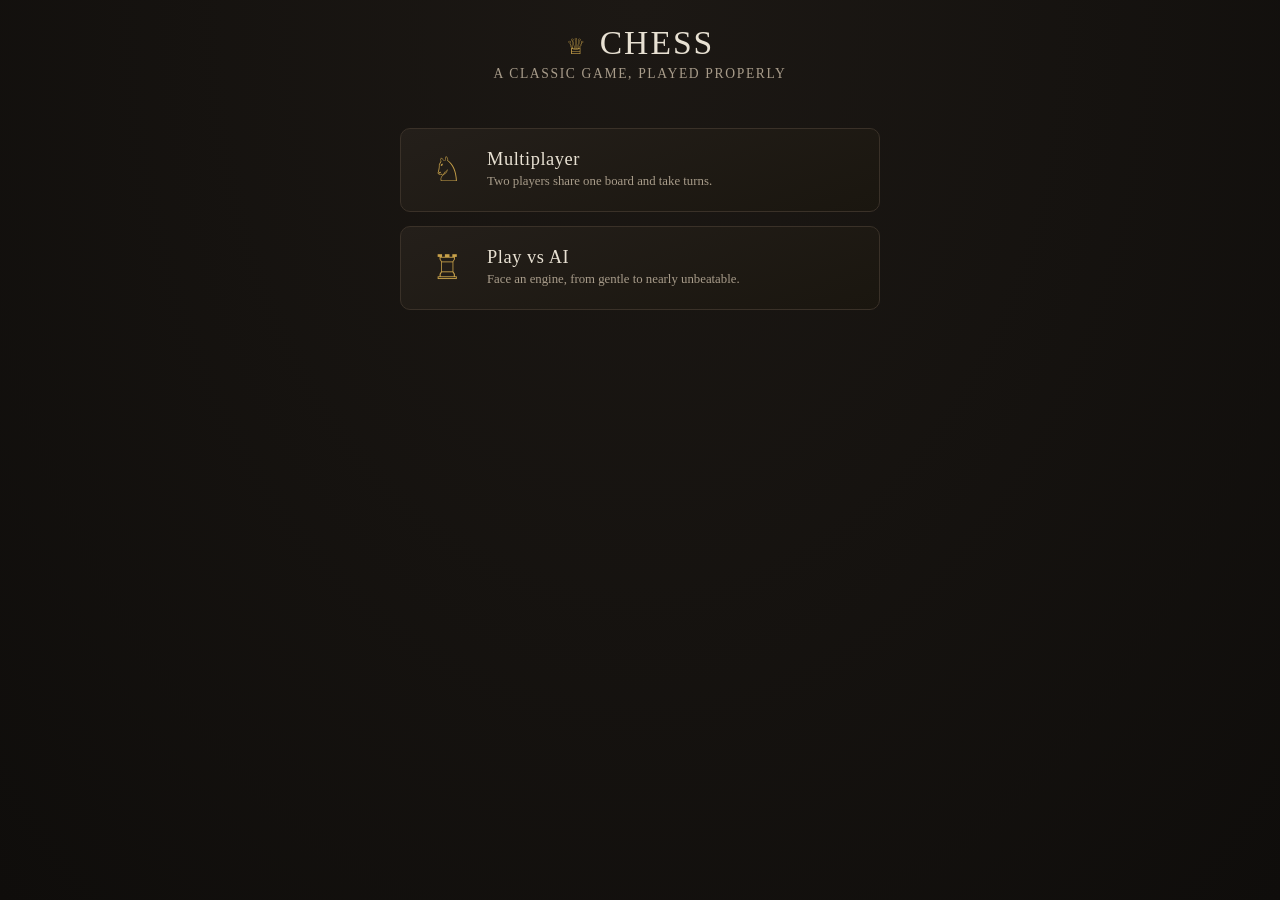
<file: Projects/Gamehub/Chess/index.html>
<!DOCTYPE html>
<html lang="en">
<head>
<meta charset="UTF-8">
<meta name="viewport" content="width=device-width, initial-scale=1.0">
<title>Chess</title>
<style>
  :root{
    --board-light:#ebe4d6;
    --board-dark:#7c6a58;
    --board-border:#2b231c;
    --bg-top:#1c1814;
    --bg-bottom:#0f0d0b;
    --panel:#241f1a;
    --panel-border:#3a3128;
    --ink:#e8e1d3;
    --ink-dim:#a89c8a;
    --accent:#c9a24a;
    --accent-soft:#8a6f3a;
    --danger:#b5453c;
    --good:#5c8a5c;
    --select:rgba(201,162,74,0.55);
    --legal:rgba(92,138,92,0.55);
    --legal-cap:rgba(181,69,60,0.55);
    --lastmove:rgba(201,162,74,0.30);
    --check:rgba(181,69,60,0.65);
    font-family: 'Iowan Old Style','Palatino Linotype',Georgia,serif;
  }
  *{box-sizing:border-box;}
  html,body{
    margin:0;padding:0;height:100%;
    background:radial-gradient(ellipse at top, var(--bg-top), var(--bg-bottom));
    color:var(--ink);
    font-family: 'Iowan Old Style','Palatino Linotype',Georgia,serif;
    overflow-x:hidden;
  }
  #app{
    min-height:100vh;
    display:flex;
    flex-direction:column;
    align-items:center;
    padding:24px 16px 48px;
  }
  .title-row{
    display:flex;
    align-items:baseline;
    gap:14px;
    margin-bottom:4px;
  }
  .crown{font-size:1.4rem;color:var(--accent);}
  h1{
    font-size:2.1rem;
    letter-spacing:0.06em;
    margin:0;
    font-weight:400;
    color:var(--ink);
    text-transform:uppercase;
  }
  .subtitle{
    color:var(--ink-dim);
    font-size:0.85rem;
    letter-spacing:0.12em;
    text-transform:uppercase;
    margin-bottom:28px;
  }
  .screen{
    width:100%;
    max-width:480px;
    display:flex;
    flex-direction:column;
    align-items:center;
    animation:fadeIn 0.35s ease;
  }
  @keyframes fadeIn{from{opacity:0;transform:translateY(6px);}to{opacity:1;transform:translateY(0);}}
  .hidden{display:none !important;}
  .choice-grid{
    display:flex;
    flex-direction:column;
    gap:14px;
    width:100%;
    margin-top:18px;
  }
  .choice-card{
    background:linear-gradient(160deg, var(--panel), #1a160f);
    border:1px solid var(--panel-border);
    border-radius:10px;
    padding:20px 22px;
    cursor:pointer;
    display:flex;
    align-items:center;
    gap:16px;
    transition:transform 0.15s ease, border-color 0.15s ease, box-shadow 0.15s ease;
    text-align:left;
  }
  .choice-card:hover{
    border-color:var(--accent-soft);
    transform:translateY(-2px);
    box-shadow:0 6px 18px rgba(0,0,0,0.35);
  }
  .choice-card .icon{
    font-size:2.1rem;
    width:48px;
    text-align:center;
    color:var(--accent);
    flex-shrink:0;
  }
  .choice-card .label{
    font-size:1.15rem;
    letter-spacing:0.03em;
    margin-bottom:3px;
  }
  .choice-card .desc{
    font-size:0.8rem;
    color:var(--ink-dim);
    line-height:1.4;
  }
  .diff-grid{
    display:grid;
    grid-template-columns:1fr 1fr;
    gap:10px;
    width:100%;
    margin-top:18px;
  }
  .diff-card{
    background:linear-gradient(160deg, var(--panel), #1a160f);
    border:1px solid var(--panel-border);
    border-radius:10px;
    padding:14px 10px;
    cursor:pointer;
    text-align:center;
    transition:transform 0.15s ease, border-color 0.15s ease;
  }
  .diff-card:hover{
    border-color:var(--accent-soft);
    transform:translateY(-2px);
  }
  .diff-card .lvl-name{
    font-size:0.95rem;
    letter-spacing:0.02em;
    margin-bottom:4px;
  }
  .diff-card .lvl-elo{
    font-size:0.7rem;
    color:var(--ink-dim);
    letter-spacing:0.05em;
  }
  .diff-card.max-level{
    grid-column:1 / -1;
    border-color:var(--danger);
    background:linear-gradient(160deg,#2a1714,#1a160f);
  }
  .diff-card.max-level:hover{
    border-color:#d96a5e;
  }
  .diff-card.max-level .lvl-name{color:#d96a5e;}
  .back-link{
    margin-top:22px;
    color:var(--ink-dim);
    font-size:0.8rem;
    letter-spacing:0.08em;
    text-transform:uppercase;
    cursor:pointer;
    border:none;
    background:none;
    text-decoration:none;
    padding:6px 10px;
  }
  .back-link:hover{color:var(--ink);}
  #gameScreen{max-width:560px;}
  .game-top-bar{
    display:flex;
    justify-content:space-between;
    align-items:center;
    width:100%;
    margin-bottom:10px;
    padding:0 2px;
  }
  .mode-tag{
    font-size:0.72rem;
    letter-spacing:0.1em;
    text-transform:uppercase;
    color:var(--accent);
    border:1px solid var(--accent-soft);
    border-radius:20px;
    padding:4px 12px;
  }
  .quit-btn{
    background:none;
    border:1px solid var(--panel-border);
    color:var(--ink-dim);
    font-size:0.72rem;
    letter-spacing:0.08em;
    text-transform:uppercase;
    border-radius:20px;
    padding:4px 14px;
    cursor:pointer;
  }
  .quit-btn:hover{color:var(--ink);border-color:var(--ink-dim);}
  .player-strip{
    width:100%;
    display:flex;
    justify-content:space-between;
    align-items:center;
    padding:8px 4px;
    font-size:0.85rem;
  }
  .player-strip .name{
    display:flex;
    align-items:center;
    gap:8px;
    color:var(--ink-dim);
    letter-spacing:0.03em;
  }
  .player-strip .name.active{color:var(--ink);}
  .turn-dot{
    width:8px;height:8px;border-radius:50%;
    background:var(--panel-border);
    flex-shrink:0;
  }
  .turn-dot.on{background:var(--accent);box-shadow:0 0 8px var(--accent);}
  .captured-row{
    font-size:0.95rem;
    letter-spacing:1px;
    color:var(--ink-dim);
    min-height:1.2em;
  }
  #boardWrap{
    position:relative;
    width:100%;
    max-width:520px;
    aspect-ratio:1/1;
    border:10px solid #1a140d;
    border-radius:4px;
    box-shadow:0 12px 40px rgba(0,0,0,0.55), inset 0 0 0 1px #000;
    background:var(--board-border);
  }
  #board{
    width:100%;
    height:100%;
    display:grid;
    grid-template-columns:repeat(8,1fr);
    grid-template-rows:repeat(8,1fr);
  }
  .sq{
    position:relative;
    display:flex;
    align-items:center;
    justify-content:center;
    user-select:none;
  }
  .sq.light{background:var(--board-light);}
  .sq.dark{background:var(--board-dark);}
  .sq .coord{
    position:absolute;
    font-size:0.6rem;
    color:rgba(0,0,0,0.35);
    font-family:Georgia,serif;
  }
  .sq.light .coord{color:rgba(0,0,0,0.32);}
  .sq.dark .coord{color:rgba(255,255,255,0.30);}
  .coord.file{bottom:2px;right:4px;}
  .coord.rank{top:2px;left:4px;}
  .sq.highlight-last::before{
    content:'';
    position:absolute;
    inset:0;
    background:var(--lastmove);
  }
  .sq.highlight-select::before{
    content:'';
    position:absolute;
    inset:0;
    background:var(--select);
  }
  .sq.in-check::before{
    content:'';
    position:absolute;
    inset:0;
    background:radial-gradient(circle, var(--check) 0%, transparent 70%);
  }
  .sq .dot{
    position:absolute;
    width:28%;
    height:28%;
    border-radius:50%;
    background:var(--legal);
    pointer-events:none;
  }
  .sq .ring{
    position:absolute;
    width:82%;
    height:82%;
    border-radius:50%;
    border:5px solid var(--legal-cap);
    pointer-events:none;
    box-sizing:border-box;
  }
  .piece{
    width:86%;
    height:86%;
    display:flex;
    align-items:center;
    justify-content:center;
    font-size:min(7.5vw,42px);
    cursor:pointer;
    transition:transform 0.08s ease;
    z-index:2;
    line-height:1;
  }
  .piece.white{color:#f5f1e6;filter:drop-shadow(0 1px 1px rgba(0,0,0,0.7));}
  .piece.black{color:#1a1612;filter:drop-shadow(0 1px 1px rgba(0,0,0,0.35));}
  .piece.draggable:hover{transform:scale(1.08);}
  .piece.dragging{opacity:0.35;}
  #statusBar{
    width:100%;
    text-align:center;
    margin-top:14px;
    min-height:1.6em;
    font-size:0.95rem;
    letter-spacing:0.02em;
    color:var(--accent);
  }
  .promo-overlay{
    position:fixed;
    inset:0;
    background:rgba(0,0,0,0.6);
    display:flex;
    align-items:center;
    justify-content:center;
    z-index:50;
  }
  .promo-box{
    background:var(--panel);
    border:1px solid var(--panel-border);
    border-radius:12px;
    padding:20px;
    display:flex;
    gap:14px;
  }
  .promo-piece{
    width:62px;height:62px;
    display:flex;align-items:center;justify-content:center;
    font-size:2.4rem;
    border-radius:8px;
    background:#15110c;
    cursor:pointer;
    border:1px solid var(--panel-border);
  }
  .promo-piece:hover{border-color:var(--accent);}
  .end-overlay{
    position:fixed;
    inset:0;
    background:rgba(0,0,0,0.68);
    display:flex;
    align-items:center;
    justify-content:center;
    z-index:60;
    animation:fadeIn 0.25s ease;
  }
  .end-card{
    background:linear-gradient(160deg,var(--panel),#161310);
    border:1px solid var(--panel-border);
    border-radius:14px;
    padding:36px 32px;
    text-align:center;
    max-width:340px;
    box-shadow:0 20px 60px rgba(0,0,0,0.6);
  }
  .end-card .result-icon{font-size:2.4rem;margin-bottom:6px;}
  .end-card h2{
    margin:0 0 6px;
    font-size:1.5rem;
    letter-spacing:0.03em;
    color:var(--accent);
    text-transform:uppercase;
  }
  .end-card p{
    color:var(--ink-dim);
    font-size:0.9rem;
    margin:0 0 22px;
    line-height:1.5;
  }
  .end-actions{
    display:flex;
    gap:10px;
    justify-content:center;
  }
  .end-btn{
    border:1px solid var(--accent-soft);
    background:none;
    color:var(--ink);
    padding:9px 18px;
    border-radius:8px;
    font-size:0.82rem;
    letter-spacing:0.05em;
    text-transform:uppercase;
    cursor:pointer;
  }
  .end-btn:hover{background:var(--accent-soft);}
  .end-btn.primary{background:var(--accent-soft);}
  .end-btn.primary:hover{background:var(--accent);}
  .thinking-strip{
    display:flex;
    align-items:center;
    justify-content:center;
    gap:8px;
    color:var(--ink-dim);
    font-size:0.8rem;
    letter-spacing:0.05em;
    height:1.4em;
  }
  .think-dot{
    width:6px;height:6px;border-radius:50%;
    background:var(--accent);
    animation:pulse 1.1s infinite ease-in-out;
  }
  .think-dot:nth-child(2){animation-delay:0.15s;}
  .think-dot:nth-child(3){animation-delay:0.3s;}
  @keyframes pulse{0%,80%,100%{opacity:0.25;}40%{opacity:1;}}
  @media (max-width:380px){
    h1{font-size:1.6rem;}
    .piece{font-size:8vw;}
  }
</style>
</head>
<body>
<div id="app">
  <div class="title-row">
    <span class="crown">♕</span>
    <h1>Chess</h1>
  </div>
  <div class="subtitle" id="subtitleText">A classic game, played properly</div>
  <div class="screen" id="modeScreen">
    <div class="choice-grid">
      <div class="choice-card" id="btnMultiplayer">
        <div class="icon">♘</div>
        <div>
          <div class="label">Multiplayer</div>
          <div class="desc">Two players share one board and take turns.</div>
        </div>
      </div>
      <div class="choice-card" id="btnAI">
        <div class="icon">♖</div>
        <div>
          <div class="label">Play vs AI</div>
          <div class="desc">Face an engine, from gentle to nearly unbeatable.</div>
        </div>
      </div>
    </div>
  </div>
  <div class="screen hidden" id="diffScreen">
    <div class="diff-grid">
      <div class="diff-card" data-level="beginner"><div class="lvl-name">Beginner</div><div class="lvl-elo">~600 ELO</div></div>
      <div class="diff-card" data-level="intermediate"><div class="lvl-name">Intermediate</div><div class="lvl-elo">~1100 ELO</div></div>
      <div class="diff-card" data-level="advanced"><div class="lvl-name">Advanced</div><div class="lvl-elo">~1600 ELO</div></div>
      <div class="diff-card" data-level="expert"><div class="lvl-name">Expert</div><div class="lvl-elo">~2000 ELO</div></div>
      <div class="diff-card" data-level="master"><div class="lvl-name">Master</div><div class="lvl-elo">~2400 ELO</div></div>
      <div class="diff-card" data-level="grandmaster"><div class="lvl-name">Grandmaster</div><div class="lvl-elo">~2700 ELO</div></div>
      <div class="diff-card max-level" data-level="max"><div class="lvl-name">MAX</div><div class="lvl-elo">No mercy. No draws conceded.</div></div>
    </div>
    <button class="back-link" id="backFromDiff">&larr; Back</button>
  </div>
  <div class="screen hidden" id="gameScreen">
    <div class="game-top-bar">
      <span class="mode-tag" id="modeTag">MULTIPLAYER</span>
      <button class="quit-btn" id="btnQuit">Exit to Menu</button>
    </div>
    <div class="player-strip">
      <span class="name" id="blackNameTag"><span class="turn-dot" id="blackDot"></span>Black</span>
      <span class="captured-row" id="blackCaptured"></span>
    </div>
    <div id="boardWrap">
      <div id="board"></div>
    </div>
    <div class="player-strip">
      <span class="name" id="whiteNameTag"><span class="turn-dot" id="whiteDot"></span>White</span>
      <span class="captured-row" id="whiteCaptured"></span>
    </div>
    <div class="thinking-strip hidden" id="thinkingStrip">
      <span class="think-dot"></span><span class="think-dot"></span><span class="think-dot"></span>
      <span>Engine is thinking…</span>
    </div>
    <div id="statusBar"></div>
  </div>
</div>
<div id="promoOverlay" class="promo-overlay hidden"></div>
<div id="endOverlay" class="end-overlay hidden"></div>

<script>
/* ENGINE */
const PIECE_VALUE = { p: 100, n: 320, b: 330, r: 500, q: 900, k: 20000 };
function makeInitialBoard() {
  const back = ['r','n','b','q','k','b','n','r'];
  const board = [];
  board.push(back.map(t => ({ type: t, color: 'b' })));
  board.push(Array(8).fill(null).map(() => ({ type: 'p', color: 'b' })));
  for (let i = 0; i < 4; i++) board.push(Array(8).fill(null));
  board.push(Array(8).fill(null).map(() => ({ type: 'p', color: 'w' })));
  board.push(back.map(t => ({ type: t, color: 'w' })));
  return board;
}
function cloneBoard(board) {
  return board.map(row => row.map(p => (p ? { type: p.type, color: p.color } : null)));
}
function inBounds(r, c) { return r >= 0 && r < 8 && c >= 0 && c < 8; }
function squareName(r, c) { return 'abcdefgh'[c] + (8 - r); }
class GameState {
  constructor() {
    this.board = makeInitialBoard();
    this.turn = 'w';
    this.castling = { w: { k: true, q: true }, b: { k: true, q: true } };
    this.enPassant = null;
    this.halfmoveClock = 0;
    this.fullmoveNumber = 1;
    this.history = [];
    this.positionCounts = {};
    this._recordPosition();
  }
  clone() {
    const gs = new GameState();
    gs.board = cloneBoard(this.board);
    gs.turn = this.turn;
    gs.castling = { w: { ...this.castling.w }, b: { ...this.castling.b } };
    gs.enPassant = this.enPassant ? { ...this.enPassant } : null;
    gs.halfmoveClock = this.halfmoveClock;
    gs.fullmoveNumber = this.fullmoveNumber;
    gs.history = this.history.slice();
    gs.positionCounts = { ...this.positionCounts };
    return gs;
  }
  _posKey() {
    let s = '';
    for (let r = 0; r < 8; r++)
      for (let c = 0; c < 8; c++) {
        const p = this.board[r][c];
        s += p ? p.color + p.type : '-';
      }
    s += '|' + this.turn;
    s += '|' + JSON.stringify(this.castling);
    s += '|' + (this.enPassant ? squareName(this.enPassant.r, this.enPassant.c) : '-');
    return s;
  }
  _recordPosition() {
    const k = this._posKey();
    this.positionCounts[k] = (this.positionCounts[k] || 0) + 1;
  }
  isThreefoldRepetition() {
    const k = this._posKey();
    return (this.positionCounts[k] || 0) >= 3;
  }
  pieceAt(r, c) { return this.board[r][c]; }
  findKing(color) {
    for (let r = 0; r < 8; r++)
      for (let c = 0; c < 8; c++) {
        const p = this.board[r][c];
        if (p && p.type === 'k' && p.color === color) return { r, c };
      }
    return null;
  }
  isSquareAttacked(r, c, byColor) {
    const board = this.board;
    const pawnRow = byColor === 'w' ? r + 1 : r - 1;
    if (inBounds(pawnRow, c - 1)) {
      const p = board[pawnRow][c - 1];
      if (p && p.type === 'p' && p.color === byColor) return true;
    }
    if (inBounds(pawnRow, c + 1)) {
      const p = board[pawnRow][c + 1];
      if (p && p.type === 'p' && p.color === byColor) return true;
    }
    const knightDeltas = [[-2,-1],[-2,1],[-1,-2],[-1,2],[1,-2],[1,2],[2,-1],[2,1]];
    for (const [dr, dc] of knightDeltas) {
      const rr = r + dr, cc = c + dc;
      if (inBounds(rr, cc)) {
        const p = board[rr][cc];
        if (p && p.type === 'n' && p.color === byColor) return true;
      }
    }
    for (let dr = -1; dr <= 1; dr++)
      for (let dc = -1; dc <= 1; dc++) {
        if (dr === 0 && dc === 0) continue;
        const rr = r + dr, cc = c + dc;
        if (inBounds(rr, cc)) {
          const p = board[rr][cc];
          if (p && p.type === 'k' && p.color === byColor) return true;
        }
      }
    const rookDirs = [[-1,0],[1,0],[0,-1],[0,1]];
    for (const [dr, dc] of rookDirs) {
      let rr = r + dr, cc = c + dc;
      while (inBounds(rr, cc)) {
        const p = board[rr][cc];
        if (p) {
          if (p.color === byColor && (p.type === 'r' || p.type === 'q')) return true;
          break;
        }
        rr += dr; cc += dc;
      }
    }
    const bishopDirs = [[-1,-1],[-1,1],[1,-1],[1,1]];
    for (const [dr, dc] of bishopDirs) {
      let rr = r + dr, cc = c + dc;
      while (inBounds(rr, cc)) {
        const p = board[rr][cc];
        if (p) {
          if (p.color === byColor && (p.type === 'b' || p.type === 'q')) return true;
          break;
        }
        rr += dr; cc += dc;
      }
    }
    return false;
  }
  isInCheck(color) {
    const k = this.findKing(color);
    if (!k) return false;
    const enemy = color === 'w' ? 'b' : 'w';
    return this.isSquareAttacked(k.r, k.c, enemy);
  }
  _pseudoMovesFor(r, c) {
    const p = this.board[r][c];
    if (!p) return [];
    const moves = [];
    const color = p.color;
    const enemy = color === 'w' ? 'b' : 'w';
    const pushIfOk = (rr, cc, flags = {}) => {
      if (!inBounds(rr, cc)) return;
      const target = this.board[rr][cc];
      if (target && target.color === color) return;
      moves.push({ from: { r, c }, to: { r: rr, c: cc }, capture: !!target, ...flags });
    };
    if (p.type === 'p') {
      const dir = color === 'w' ? -1 : 1;
      const startRow = color === 'w' ? 6 : 1;
      const promoRow = color === 'w' ? 0 : 7;
      if (inBounds(r + dir, c) && !this.board[r + dir][c]) {
        if (r + dir === promoRow) {
          for (const promo of ['q','r','b','n']) moves.push({ from:{r,c}, to:{r:r+dir,c}, capture:false, promotion:promo });
        } else {
          moves.push({ from:{r,c}, to:{r:r+dir,c}, capture:false });
          if (r === startRow && !this.board[r + 2*dir][c]) {
            moves.push({ from:{r,c}, to:{r:r+2*dir,c}, capture:false, doubleStep:true });
          }
        }
      }
      for (const dc of [-1, 1]) {
        const rr = r + dir, cc = c + dc;
        if (!inBounds(rr, cc)) continue;
        const target = this.board[rr][cc];
        if (target && target.color === enemy) {
          if (rr === promoRow) {
            for (const promo of ['q','r','b','n']) moves.push({ from:{r,c}, to:{r:rr,c:cc}, capture:true, promotion:promo });
          } else {
            moves.push({ from:{r,c}, to:{r:rr,c:cc}, capture:true });
          }
        } else if (this.enPassant && this.enPassant.r === rr && this.enPassant.c === cc) {
          moves.push({ from:{r,c}, to:{r:rr,c:cc}, capture:true, enPassant:true });
        }
      }
    } else if (p.type === 'n') {
      const deltas = [[-2,-1],[-2,1],[-1,-2],[-1,2],[1,-2],[1,2],[2,-1],[2,1]];
      for (const [dr, dc] of deltas) pushIfOk(r + dr, c + dc);
    } else if (p.type === 'b' || p.type === 'r' || p.type === 'q') {
      let dirs = [];
      if (p.type === 'b') dirs = [[-1,-1],[-1,1],[1,-1],[1,1]];
      else if (p.type === 'r') dirs = [[-1,0],[1,0],[0,-1],[0,1]];
      else dirs = [[-1,-1],[-1,1],[1,-1],[1,1],[-1,0],[1,0],[0,-1],[0,1]];
      for (const [dr, dc] of dirs) {
        let rr = r + dr, cc = c + dc;
        while (inBounds(rr, cc)) {
          const target = this.board[rr][cc];
          if (!target) {
            moves.push({ from:{r,c}, to:{r:rr,c:cc}, capture:false });
          } else {
            if (target.color === enemy) moves.push({ from:{r,c}, to:{r:rr,c:cc}, capture:true });
            break;
          }
          rr += dr; cc += dc;
        }
      }
    } else if (p.type === 'k') {
      for (let dr = -1; dr <= 1; dr++)
        for (let dc = -1; dc <= 1; dc++) {
          if (dr === 0 && dc === 0) continue;
          pushIfOk(r + dr, c + dc);
        }
      const row = color === 'w' ? 7 : 0;
      if (r === row && c === 4 && !this.isInCheck(color)) {
        const rights = this.castling[color];
        const enemy2 = enemy;
        if (rights.k && !this.board[row][5] && !this.board[row][6]) {
          const rook = this.board[row][7];
          if (rook && rook.type === 'r' && rook.color === color) {
            if (!this.isSquareAttacked(row,5,enemy2) && !this.isSquareAttacked(row,6,enemy2)) {
              moves.push({ from:{r,c}, to:{r:row,c:6}, capture:false, castle:'k' });
            }
          }
        }
        if (rights.q && !this.board[row][3] && !this.board[row][2] && !this.board[row][1]) {
          const rook = this.board[row][0];
          if (rook && rook.type === 'r' && rook.color === color) {
            if (!this.isSquareAttacked(row,3,enemy2) && !this.isSquareAttacked(row,2,enemy2)) {
              moves.push({ from:{r,c}, to:{r:row,c:2}, capture:false, castle:'q' });
            }
          }
        }
      }
    }
    return moves;
  }
  applyMove(move) {
    const { from, to } = move;
    const piece = this.board[from.r][from.c];
    const movingColor = piece.color;
    let captured = this.board[to.r][to.c];
    if (move.enPassant) {
      const capRow = movingColor === 'w' ? to.r + 1 : to.r - 1;
      captured = this.board[capRow][to.c];
      this.board[capRow][to.c] = null;
    }
    this.board[to.r][to.c] = move.promotion ? { type: move.promotion, color: movingColor } : piece;
    this.board[from.r][from.c] = null;
    if (move.castle) {
      const row = from.r;
      if (move.castle === 'k') {
        this.board[row][5] = this.board[row][7];
        this.board[row][7] = null;
      } else {
        this.board[row][3] = this.board[row][0];
        this.board[row][0] = null;
      }
    }
    if (piece.type === 'k') {
      this.castling[movingColor].k = false;
      this.castling[movingColor].q = false;
    }
    if (piece.type === 'r') {
      const row = movingColor === 'w' ? 7 : 0;
      if (from.r === row && from.c === 0) this.castling[movingColor].q = false;
      if (from.r === row && from.c === 7) this.castling[movingColor].k = false;
    }
    if (captured && captured.type === 'r') {
      if (to.r === 0 && to.c === 0) this.castling.b.q = false;
      if (to.r === 0 && to.c === 7) this.castling.b.k = false;
      if (to.r === 7 && to.c === 0) this.castling.w.q = false;
      if (to.r === 7 && to.c === 7) this.castling.w.k = false;
    }
    if (move.doubleStep) {
      const midRow = (from.r + to.r) / 2;
      this.enPassant = { r: midRow, c: from.c };
    } else {
      this.enPassant = null;
    }
    if (piece.type === 'p' || move.capture) this.halfmoveClock = 0;
    else this.halfmoveClock++;
    if (movingColor === 'b') this.fullmoveNumber++;
    move._captured = captured;
    move._pieceType = piece.type;
    this.turn = movingColor === 'w' ? 'b' : 'w';
    this.history.push(move);
    this._recordPosition();
    return captured;
  }
  _isLegalAfterMove(move, color) {
    const clone = this.clone();
    clone.applyMove(move);
    return !clone.isInCheck(color);
  }
  getLegalMoves(color) {
    color = color || this.turn;
    const moves = [];
    for (let r = 0; r < 8; r++)
      for (let c = 0; c < 8; c++) {
        const p = this.board[r][c];
        if (p && p.color === color) {
          const pseudo = this._pseudoMovesFor(r, c);
          for (const m of pseudo) {
            if (this._isLegalAfterMove(m, color)) moves.push(m);
          }
        }
      }
    return moves;
  }
  getLegalMovesFrom(r, c) {
    const p = this.board[r][c];
    if (!p || p.color !== this.turn) return [];
    const pseudo = this._pseudoMovesFor(r, c);
    return pseudo.filter(m => this._isLegalAfterMove(m, p.color));
  }
  hasAnyLegalMove(color) {
    color = color || this.turn;
    for (let r = 0; r < 8; r++)
      for (let c = 0; c < 8; c++) {
        const p = this.board[r][c];
        if (p && p.color === color) {
          const pseudo = this._pseudoMovesFor(r, c);
          for (const m of pseudo) {
            if (this._isLegalAfterMove(m, color)) return true;
          }
        }
      }
    return false;
  }
  isCheckmate(color) {
    color = color || this.turn;
    return this.isInCheck(color) && !this.hasAnyLegalMove(color);
  }
  isStalemate(color) {
    color = color || this.turn;
    return !this.isInCheck(color) && !this.hasAnyLegalMove(color);
  }
  isInsufficientMaterial() {
    const pieces = { w: [], b: [] };
    for (let r = 0; r < 8; r++)
      for (let c = 0; c < 8; c++) {
        const p = this.board[r][c];
        if (p && p.type !== 'k') pieces[p.color].push(p.type);
      }
    const total = pieces.w.length + pieces.b.length;
    if (total === 0) return true;
    if (total === 1) {
      const lone = pieces.w.length === 1 ? pieces.w[0] : pieces.b[0];
      if (lone === 'n' || lone === 'b') return true;
    }
    if (total === 2 && pieces.w.length === 1 && pieces.b.length === 1) {
      if (pieces.w[0] === 'b' && pieces.b[0] === 'b') return true;
    }
    return false;
  }
  getGameStatus() {
    const color = this.turn;
    if (this.isCheckmate(color)) {
      return { over: true, result: color === 'w' ? 'black' : 'white', reason: 'checkmate' };
    }
    if (this.isStalemate(color)) {
      return { over: true, result: 'draw', reason: 'stalemate' };
    }
    if (this.halfmoveClock >= 100) {
      return { over: true, result: 'draw', reason: 'fifty-move' };
    }
    if (this.isThreefoldRepetition()) {
      return { over: true, result: 'draw', reason: 'repetition' };
    }
    if (this.isInsufficientMaterial()) {
      return { over: true, result: 'draw', reason: 'insufficient-material' };
    }
    return { over: false };
  }
}

/* AI */
const DIFFICULTY_CONFIG = {
  beginner:     { depth: 1, randomness: 0.55, blunderRate: 0.35, timeLimit: 400,  quiescence: false },
  intermediate: { depth: 2, randomness: 0.30, blunderRate: 0.18, timeLimit: 700,  quiescence: false },
  advanced:     { depth: 3, randomness: 0.14, blunderRate: 0.08, timeLimit: 1200, quiescence: true  },
  expert:       { depth: 4, randomness: 0.06, blunderRate: 0.03, timeLimit: 2000, quiescence: true  },
  master:       { depth: 5, randomness: 0.02, blunderRate: 0.0,  timeLimit: 3200, quiescence: true  },
  grandmaster:  { depth: 6, randomness: 0.0,  blunderRate: 0.0,  timeLimit: 5000, quiescence: true  },
  max:          { depth: 8, randomness: 0.0,  blunderRate: 0.0,  timeLimit: 9000, quiescence: true  },
};
const PST = {
  p: [[0,0,0,0,0,0,0,0],[50,50,50,50,50,50,50,50],[10,10,20,30,30,20,10,10],[5,5,10,25,25,10,5,5],[0,0,0,20,20,0,0,0],[5,-5,-10,0,0,-10,-5,5],[5,10,10,-20,-20,10,10,5],[0,0,0,0,0,0,0,0]],
  n: [[-50,-40,-30,-30,-30,-30,-40,-50],[-40,-20,0,0,0,0,-20,-40],[-30,0,10,15,15,10,0,-30],[-30,5,15,20,20,15,5,-30],[-30,0,15,20,20,15,0,-30],[-30,5,10,15,15,10,5,-30],[-40,-20,0,5,5,0,-20,-40],[-50,-40,-30,-30,-30,-30,-40,-50]],
  b: [[-20,-10,-10,-10,-10,-10,-10,-20],[-10,0,0,0,0,0,0,-10],[-10,0,10,10,10,10,0,-10],[-10,5,10,10,10,10,5,-10],[-10,0,10,10,10,10,0,-10],[-10,10,10,10,10,10,10,-10],[-10,5,0,0,0,0,5,-10],[-20,-10,-10,-10,-10,-10,-10,-20]],
  r: [[0,0,0,0,0,0,0,0],[5,10,10,10,10,10,10,5],[-5,0,0,0,0,0,0,-5],[-5,0,0,0,0,0,0,-5],[-5,0,0,0,0,0,0,-5],[-5,0,0,0,0,0,0,-5],[-5,0,0,0,0,0,0,-5],[0,0,0,5,5,0,0,0]],
  q: [[-20,-10,-10,-5,-5,-10,-10,-20],[-10,0,0,0,0,0,0,-10],[-10,0,5,5,5,5,0,-10],[-5,0,5,5,5,5,0,-5],[0,0,5,5,5,5,0,-5],[-10,5,5,5,5,5,0,-10],[-10,0,5,0,0,0,0,-10],[-20,-10,-10,-5,-5,-10,-10,-20]],
  k: [[-30,-40,-40,-50,-50,-40,-40,-30],[-30,-40,-40,-50,-50,-40,-40,-30],[-30,-40,-40,-50,-50,-40,-40,-30],[-30,-40,-40,-50,-50,-40,-40,-30],[-20,-30,-30,-40,-40,-30,-30,-20],[-10,-20,-20,-20,-20,-20,-20,-10],[20,20,0,0,0,0,20,20],[20,30,10,0,0,10,30,20]]
};
const PST_KING_ENDGAME = [[-50,-40,-30,-20,-20,-30,-40,-50],[-30,-20,-10,0,0,-10,-20,-30],[-30,-10,20,30,30,20,-10,-30],[-30,-10,30,40,40,30,-10,-30],[-30,-10,30,40,40,30,-10,-30],[-30,-10,20,30,30,20,-10,-30],[-30,-30,0,0,0,0,-30,-30],[-50,-30,-30,-30,-30,-30,-30,-50]];
function isEndgame(gs) {
  let queens = 0, minorMajor = 0;
  for (let r = 0; r < 8; r++)
    for (let c = 0; c < 8; c++) {
      const p = gs.board[r][c];
      if (!p) continue;
      if (p.type === 'q') queens++;
      if (['n','b','r'].includes(p.type)) minorMajor++;
    }
  return queens === 0 || minorMajor <= 4;
}
function evaluateBoard(gs) {
  let score = 0;
  const endgame = isEndgame(gs);
  for (let r = 0; r < 8; r++) {
    for (let c = 0; c < 8; c++) {
      const p = gs.board[r][c];
      if (!p) continue;
      let val = PIECE_VALUE[p.type];
      let pstTable = p.type === 'k' && endgame ? PST_KING_ENDGAME : PST[p.type];
      let pstVal = p.color === 'w' ? pstTable[r][c] : pstTable[7 - r][c];
      val += pstVal;
      score += p.color === 'w' ? val : -val;
    }
  }
  const bishops = { w: 0, b: 0 };
  for (let r = 0; r < 8; r++)
    for (let c = 0; c < 8; c++) {
      const p = gs.board[r][c];
      if (p && p.type === 'b') bishops[p.color]++;
    }
  if (bishops.w >= 2) score += 30;
  if (bishops.b >= 2) score -= 30;
  return score;
}
function orderMoves(gs, moves) {
  return moves.slice().sort((a, b) => {
    const scoreOf = (m) => {
      let s = 0;
      if (m.capture) {
        const target = gs.board[m.to.r] && gs.board[m.to.r][m.to.c];
        const attacker = gs.board[m.from.r][m.from.c];
        const targetVal = target ? PIECE_VALUE[target.type] : (m.enPassant ? PIECE_VALUE.p : 0);
        const attackerVal = attacker ? PIECE_VALUE[attacker.type] : 0;
        s += 1000 + targetVal - attackerVal / 10;
      }
      if (m.promotion === 'q') s += 800;
      if (m.castle) s += 50;
      return s;
    };
    return scoreOf(b) - scoreOf(a);
  });
}
function quiescence(gs, alpha, beta, deadline) {
  const standPat = evaluateBoard(gs) * (gs.turn === 'w' ? 1 : -1);
  if (standPat >= beta) return beta;
  if (alpha < standPat) alpha = standPat;
  if (Date.now() > deadline) return standPat;
  const moves = orderMoves(gs, gs.getLegalMoves(gs.turn)).filter(m => m.capture || m.promotion);
  for (const m of moves) {
    const clone = gs.clone();
    clone.applyMove(m);
    const score = -quiescence(clone, -beta, -alpha, deadline);
    if (score >= beta) return beta;
    if (score > alpha) alpha = score;
  }
  return alpha;
}
function negamax(gs, depth, alpha, beta, useQuiescence, deadline) {
  const status = gs.getGameStatus();
  if (status.over) {
    if (status.result === 'draw') return 0;
    return -100000 - depth;
  }
  if (depth <= 0 || Date.now() > deadline) {
    if (useQuiescence) return quiescence(gs, alpha, beta, deadline);
    return evaluateBoard(gs) * (gs.turn === 'w' ? 1 : -1);
  }
  const moves = orderMoves(gs, gs.getLegalMoves(gs.turn));
  if (moves.length === 0) {
    return evaluateBoard(gs) * (gs.turn === 'w' ? 1 : -1);
  }
  let best = -Infinity;
  for (const m of moves) {
    const clone = gs.clone();
    clone.applyMove(m);
    const val = -negamax(clone, depth - 1, -beta, -alpha, useQuiescence, deadline);
    if (val > best) best = val;
    if (best > alpha) alpha = best;
    if (alpha >= beta) break;
  }
  return best;
}
function getAIMove(gs, levelKey) {
  const config = DIFFICULTY_CONFIG[levelKey] || DIFFICULTY_CONFIG.intermediate;
  const legalMoves = gs.getLegalMoves(gs.turn);
  if (legalMoves.length === 0) return null;
  if (legalMoves.length === 1) return legalMoves[0];
  const deadline = Date.now() + config.timeLimit;
  let ordered = orderMoves(gs, legalMoves);
  let scored = [];
  for (let d = 1; d <= config.depth; d++) {
    if (Date.now() > deadline && d > 1) break;
    const roundScored = [];
    let completedRound = true;
    for (const m of ordered) {
      const clone = gs.clone();
      clone.applyMove(m);
      const val = -negamax(clone, d - 1, -Infinity, Infinity, config.quiescence, deadline);
      roundScored.push({ move: m, score: val });
      if (Date.now() > deadline) { completedRound = false; break; }
    }
    if (completedRound && roundScored.length === ordered.length) {
      scored = roundScored;
      roundScored.sort((a, b) => b.score - a.score);
      ordered = roundScored.map(x => x.move);
    }
    if (Date.now() > deadline) break;
  }
  if (scored.length === 0) {
    for (const m of ordered) {
      const clone = gs.clone();
      clone.applyMove(m);
      scored.push({ move: m, score: -evaluateBoard(clone) * (clone.turn === 'w' ? -1 : 1) * -1 });
    }
  }
  scored.sort((a, b) => b.score - a.score);
  if (config.blunderRate > 0 && Math.random() < config.blunderRate && scored.length > 2) {
    const poolStart = Math.floor(scored.length / 2);
    const pool = scored.slice(poolStart);
    return pool[Math.floor(Math.random() * pool.length)].move;
  }
  if (config.randomness > 0) {
    const topCount = Math.max(1, Math.round(config.randomness * scored.length * 0.5) + 1);
    const pool = scored.slice(0, Math.min(topCount, scored.length));
    return pool[Math.floor(Math.random() * pool.length)].move;
  }
  return scored[0].move;
}

/* UI */
const PIECE_GLYPH = {
  w: { k:'♔', q:'♕', r:'♖', b:'♗', n:'♘', p:'♙' },
  b: { k:'♚', q:'♛', r:'♜', b:'♝', n:'♞', p:'♟' }
};
const LEVEL_LABELS = {
  beginner:'Beginner', intermediate:'Intermediate', advanced:'Advanced',
  expert:'Expert', master:'Master', grandmaster:'Grandmaster', max:'MAX'
};
let state = {
  mode: null,
  aiLevel: null,
  aiColor: 'b',
  gs: null,
  selected: null,
  legalForSelected: [],
  lastMove: null,
  gameOver: false,
  aiThinking: false,
};
const els = {
  modeScreen: document.getElementById('modeScreen'),
  diffScreen: document.getElementById('diffScreen'),
  gameScreen: document.getElementById('gameScreen'),
  subtitleText: document.getElementById('subtitleText'),
  board: document.getElementById('board'),
  modeTag: document.getElementById('modeTag'),
  whiteNameTag: document.getElementById('whiteNameTag'),
  blackNameTag: document.getElementById('blackNameTag'),
  whiteDot: document.getElementById('whiteDot'),
  blackDot: document.getElementById('blackDot'),
  whiteCaptured: document.getElementById('whiteCaptured'),
  blackCaptured: document.getElementById('blackCaptured'),
  statusBar: document.getElementById('statusBar'),
  thinkingStrip: document.getElementById('thinkingStrip'),
  promoOverlay: document.getElementById('promoOverlay'),
  endOverlay: document.getElementById('endOverlay'),
};
function showScreen(name) {
  els.modeScreen.classList.add('hidden');
  els.diffScreen.classList.add('hidden');
  els.gameScreen.classList.add('hidden');
  if (name === 'mode') { els.modeScreen.classList.remove('hidden'); els.subtitleText.textContent = 'A classic game, played properly'; }
  if (name === 'diff') { els.diffScreen.classList.remove('hidden'); els.subtitleText.textContent = 'Choose how strong the engine should play'; }
  if (name === 'game') { els.gameScreen.classList.remove('hidden'); els.subtitleText.textContent = ''; }
}
document.getElementById('btnMultiplayer').addEventListener('click', () => {
  startGame('multiplayer', null);
});
document.getElementById('btnAI').addEventListener('click', () => {
  showScreen('diff');
});
document.getElementById('backFromDiff').addEventListener('click', () => {
  showScreen('mode');
});
document.querySelectorAll('.diff-card').forEach(card => {
  card.addEventListener('click', () => {
    const level = card.getAttribute('data-level');
    startGame('ai', level);
  });
});
document.getElementById('btnQuit').addEventListener('click', () => {
  quitToMenu();
});
function quitToMenu() {
  state.gs = null;
  state.mode = null;
  state.aiLevel = null;
  state.selected = null;
  state.gameOver = false;
  els.endOverlay.classList.add('hidden');
  els.endOverlay.innerHTML = '';
  showScreen('mode');
}
function startGame(mode, aiLevel) {
  state.mode = mode;
  state.aiLevel = aiLevel;
  state.gs = new GameState();
  state.selected = null;
  state.legalForSelected = [];
  state.lastMove = null;
  state.gameOver = false;
  state.aiThinking = false;
  if (mode === 'multiplayer') {
    els.modeTag.textContent = 'MULTIPLAYER';
    els.whiteNameTag.innerHTML = '<span class="turn-dot" id="whiteDot"></span>White';
    els.blackNameTag.innerHTML = '<span class="turn-dot" id="blackDot"></span>Black';
  } else {
    els.modeTag.textContent = 'VS AI · ' + LEVEL_LABELS[aiLevel].toUpperCase();
    els.whiteNameTag.innerHTML = '<span class="turn-dot" id="whiteDot"></span>You';
    els.blackNameTag.innerHTML = '<span class="turn-dot" id="blackDot"></span>AI · ' + LEVEL_LABELS[aiLevel];
  }
  els.whiteDot = document.getElementById('whiteDot');
  els.blackDot = document.getElementById('blackDot');
  showScreen('game');
  renderBoard();
  updateStatusAndTurnUI();
}
function renderBoard() {
  const gs = state.gs;
  els.board.innerHTML = '';
  const inCheckColor = gs.isInCheck('w') ? 'w' : (gs.isInCheck('b') ? 'b' : null);
  let kingPos = null;
  if (inCheckColor) kingPos = gs.findKing(inCheckColor);
  for (let r = 0; r < 8; r++) {
    for (let c = 0; c < 8; c++) {
      const sq = document.createElement('div');
      const isLight = (r + c) % 2 === 0;
      sq.className = 'sq ' + (isLight ? 'light' : 'dark');
      sq.dataset.r = r;
      sq.dataset.c = c;
      if (state.lastMove) {
        const { from, to } = state.lastMove;
        if ((from.r === r && from.c === c) || (to.r === r && to.c === c)) {
          sq.classList.add('highlight-last');
        }
      }
      if (state.selected && state.selected.r === r && state.selected.c === c) {
        sq.classList.add('highlight-select');
      }
      if (kingPos && kingPos.r === r && kingPos.c === c) {
        sq.classList.add('in-check');
      }
      if (r === 7) {
        const f = document.createElement('span');
        f.className = 'coord file';
        f.textContent = 'abcdefgh'[c];
        sq.appendChild(f);
      }
      if (c === 0) {
        const rk = document.createElement('span');
        rk.className = 'coord rank';
        rk.textContent = String(8 - r);
        sq.appendChild(rk);
      }
      const piece = gs.board[r][c];
      if (piece) {
        const pEl = document.createElement('div');
        pEl.className = 'piece ' + (piece.color === 'w' ? 'white' : 'black');
        pEl.textContent = PIECE_GLYPH[piece.color][piece.type];
        pEl.classList.add('draggable');
        sq.appendChild(pEl);
      }
      const legalMove = state.legalForSelected.find(m => m.to.r === r && m.to.c === c);
      if (legalMove) {
        const indicator = document.createElement('div');
        indicator.className = legalMove.capture ? 'ring' : 'dot';
        sq.appendChild(indicator);
      }
      sq.addEventListener('click', onSquareClick);
      els.board.appendChild(sq);
    }
  }
  updateCapturedDisplay();
}
function updateCapturedDisplay() {
  const captured = { w: [], b: [] };
  for (const m of state.gs.history) {
    if (m._captured) {
      captured[m._captured.color].push(m._captured.type);
    }
  }
  const order = { q:0, r:1, b:2, n:3, p:4 };
  const fmt = (arr, color) => arr
    .sort((a,b) => order[a]-order[b])
    .map(t => PIECE_GLYPH[color][t]).join(' ');
  els.whiteCaptured.textContent = fmt(captured.b, 'b');
  els.blackCaptured.textContent = fmt(captured.w, 'w');
}
function updateStatusAndTurnUI() {
  const gs = state.gs;
  const turn = gs.turn;
  els.whiteDot.classList.toggle('on', turn === 'w' && !state.gameOver);
  els.blackDot.classList.toggle('on', turn === 'b' && !state.gameOver);
  document.getElementById(turn === 'w' ? 'whiteNameTag' : 'blackNameTag').classList.add('active');
  document.getElementById(turn === 'w' ? 'blackNameTag' : 'whiteNameTag').classList.remove('active');
  if (state.gameOver) return;
  if (gs.isInCheck(turn)) {
    els.statusBar.textContent = (turn === 'w' ? 'White' : 'Black') + ' is in check';
  } else {
    els.statusBar.textContent = '';
  }
}
function onSquareClick(e) {
  if (state.gameOver || state.aiThinking) return;
  const r = parseInt(e.currentTarget.dataset.r, 10);
  const c = parseInt(e.currentTarget.dataset.c, 10);
  const gs = state.gs;
  if (state.mode === 'ai' && gs.turn === state.aiColor) return;
  const piece = gs.board[r][c];
  if (state.selected) {
    const move = state.legalForSelected.find(m => m.to.r === r && m.to.c === c);
    if (move) {
      executeMove(move);
      return;
    }
    if (piece && piece.color === gs.turn) {
      selectSquare(r, c);
    } else {
      clearSelection();
      renderBoard();
    }
    return;
  }
  if (piece && piece.color === gs.turn) {
    selectSquare(r, c);
  }
}
function selectSquare(r, c) {
  state.selected = { r, c };
  state.legalForSelected = state.gs.getLegalMovesFrom(r, c);
  renderBoard();
}
function clearSelection() {
  state.selected = null;
  state.legalForSelected = [];
}
function executeMove(move) {
  const gs = state.gs;
  clearSelection();
  if (move.promotion) {
    showPromotionPicker(move.from, move.to, (chosenType) => {
      finalizeMove({ ...move, promotion: chosenType });
    });
    return;
  }
  finalizeMove(move);
}
function finalizeMove(move) {
  const gs = state.gs;
  gs.applyMove(move);
  state.lastMove = { from: move.from, to: move.to };
  renderBoard();
  updateStatusAndTurnUI();
  const status = gs.getGameStatus();
  if (status.over) {
    handleGameOver(status);
    return;
  }
  if (state.mode === 'ai' && gs.turn === state.aiColor) {
    triggerAIMove();
  }
}
function showPromotionPicker(from, to, callback) {
  const movingPiece = state.gs.board[from.r][from.c];
  const color = movingPiece.color;
  els.promoOverlay.innerHTML = '';
  const box = document.createElement('div');
  box.className = 'promo-box';
  for (const type of ['q','r','b','n']) {
    const pEl = document.createElement('div');
    pEl.className = 'promo-piece';
    pEl.textContent = PIECE_GLYPH[color][type];
    pEl.style.color = color === 'w' ? '#f5f1e6' : '#1a1612';
    pEl.addEventListener('click', () => {
      els.promoOverlay.classList.add('hidden');
      callback(type);
    });
    box.appendChild(pEl);
  }
  els.promoOverlay.appendChild(box);
  els.promoOverlay.classList.remove('hidden');
}
function triggerAIMove() {
  state.aiThinking = true;
  els.thinkingStrip.classList.remove('hidden');
  els.statusBar.textContent = '';
  setTimeout(() => {
    const gs = state.gs;
    let move;
    try {
      move = getAIMove(gs, state.aiLevel);
    } catch (err) {
      console.error('AI error', err);
      const legal = gs.getLegalMoves(gs.turn);
      move = legal[0] || null;
    }
    state.aiThinking = false;
    els.thinkingStrip.classList.add('hidden');
    if (!move) {
      const status = gs.getGameStatus();
      if (status.over) handleGameOver(status);
      return;
    }
    gs.applyMove(move);
    state.lastMove = { from: move.from, to: move.to };
    renderBoard();
    updateStatusAndTurnUI();
    const status = gs.getGameStatus();
    if (status.over) {
      handleGameOver(status);
    }
  }, 60);
}
function handleGameOver(status) {
  state.gameOver = true;
  updateStatusAndTurnUI();
  let icon = '♚';
  let title = '';
  let desc = '';
  if (status.result === 'draw') {
    icon = '⚖';
    title = 'Draw';
    const reasonText = {
      'stalemate': 'No legal moves remain — the game is stalemate.',
      'fifty-move': 'Fifty moves passed with no capture or pawn move.',
      'repetition': 'The same position occurred three times.',
      'insufficient-material': 'Neither side has enough material to force checkmate.'
    };
    desc = reasonText[status.reason] || 'The game ended in a draw.';
  } else {
    const winnerIsWhite = status.result === 'white';
    let winnerLabel = winnerIsWhite ? 'White' : 'Black';
    if (state.mode === 'ai') {
      winnerLabel = (winnerIsWhite ? 'w' : 'b') === state.aiColor ? 'The AI' : 'You';
    }
    icon = '♛';
    title = winnerLabel + ' Wins';
    desc = 'Checkmate.' + (state.mode === 'ai' && winnerLabel === 'The AI' ? ' Even strong players struggle at this level.' : '');
  }
  els.endOverlay.innerHTML = '';
  const card = document.createElement('div');
  card.className = 'end-card';
  card.innerHTML = `
    <div class="result-icon">${icon}</div>
    <h2>${title}</h2>
    <p>${desc}</p>
    <div class="end-actions">
      <button class="end-btn" id="endExitBtn">Exit to Menu</button>
      <button class="end-btn primary" id="endRematchBtn">New Game</button>
    </div>
  `;
  els.endOverlay.appendChild(card);
  els.endOverlay.classList.remove('hidden');
  document.getElementById('endExitBtn').addEventListener('click', () => {
    els.endOverlay.classList.add('hidden');
    quitToMenu();
  });
  document.getElementById('endRematchBtn').addEventListener('click', () => {
    els.endOverlay.classList.add('hidden');
    startGame(state.mode, state.aiLevel);
  });
}
showScreen('mode');
</script>
</body>
</html>
</file>
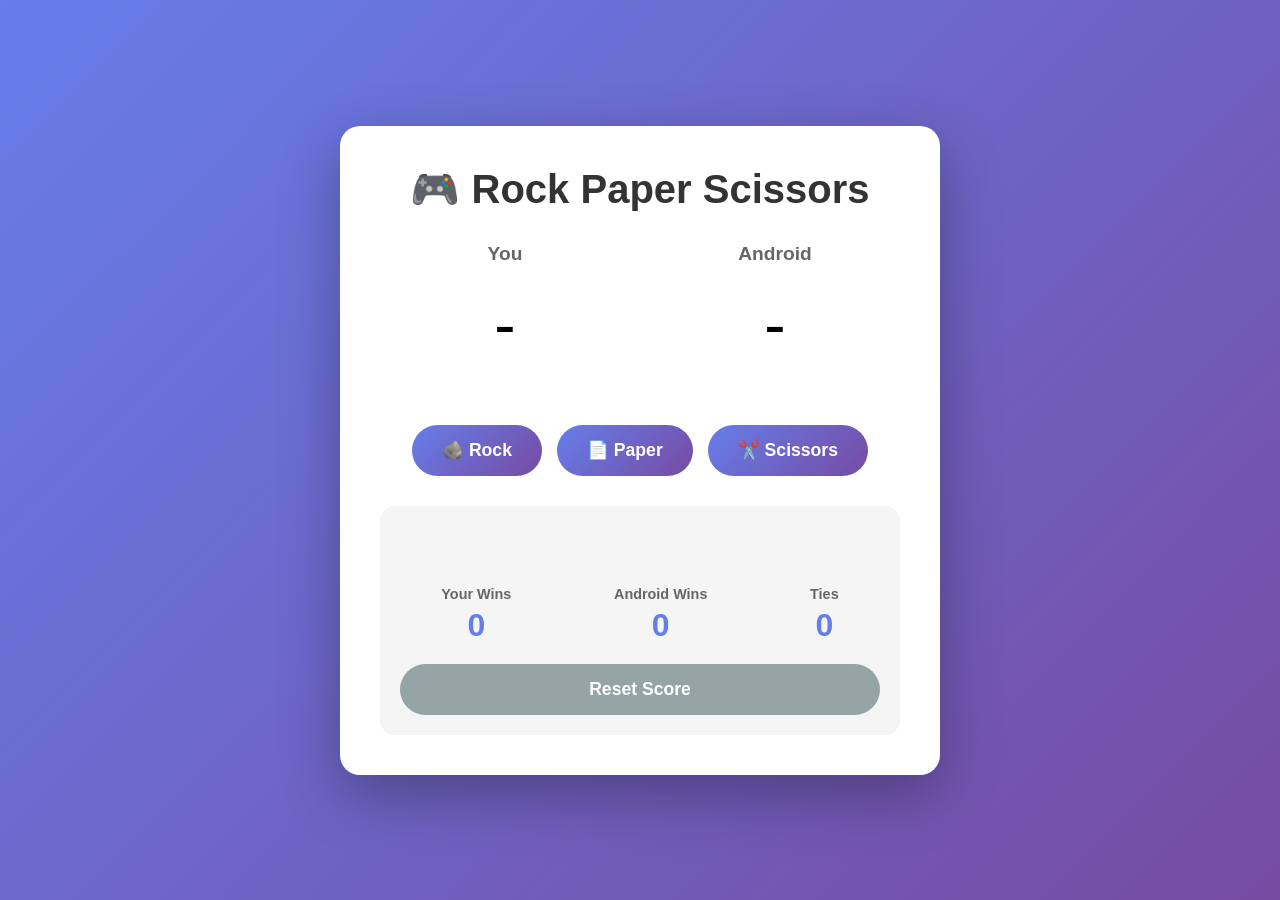
<file: Projects/Gamehub/Rock-Paper-Scissors/index.html>
<!DOCTYPE html>
<html lang="en">
<head>
    <meta charset="UTF-8">
    <meta name="viewport" content="width=device-width, initial-scale=1.0">
    <title>Rock Paper Scissors Game</title>
    <style>
        * {
            margin: 0;
            padding: 0;
            box-sizing: border-box;
        }

        body {
            font-family: 'Arial', sans-serif;
            background: linear-gradient(135deg, #667eea 0%, #764ba2 100%);
            min-height: 100vh;
            display: flex;
            justify-content: center;
            align-items: center;
            padding: 20px;
        }

        .container {
            background: white;
            border-radius: 20px;
            box-shadow: 0 20px 60px rgba(0, 0, 0, 0.3);
            padding: 40px;
            max-width: 600px;
            width: 100%;
        }

        h1 {
            text-align: center;
            color: #333;
            margin-bottom: 30px;
            font-size: 2.5em;
        }

        .game-section {
            display: flex;
            justify-content: space-around;
            align-items: center;
            margin-bottom: 40px;
            flex-wrap: wrap;
            gap: 20px;
        }

        .player, .android {
            text-align: center;
            flex: 1;
            min-width: 150px;
        }

        .player h2, .android h2 {
            font-size: 1.2em;
            color: #666;
            margin-bottom: 15px;
        }

        .choice {
            font-size: 4em;
            margin: 20px 0;
            min-height: 80px;
            display: flex;
            align-items: center;
            justify-content: center;
        }

        .choice-emoji {
            display: inline-block;
        }

        .buttons {
            display: flex;
            justify-content: center;
            gap: 15px;
            margin-bottom: 30px;
            flex-wrap: wrap;
        }

        button {
            background: linear-gradient(135deg, #667eea 0%, #764ba2 100%);
            color: white;
            border: none;
            padding: 15px 30px;
            font-size: 1.1em;
            border-radius: 50px;
            cursor: pointer;
            transition: transform 0.2s, box-shadow 0.2s;
            font-weight: bold;
            text-transform: capitalize;
        }

        button:hover {
            transform: translateY(-2px);
            box-shadow: 0 10px 20px rgba(102, 126, 234, 0.4);
        }

        button:active {
            transform: translateY(0);
        }

        .result-section {
            background: #f5f5f5;
            padding: 20px;
            border-radius: 15px;
            text-align: center;
        }

        .result {
            font-size: 1.8em;
            font-weight: bold;
            margin-bottom: 15px;
            min-height: 40px;
        }

        .result.win {
            color: #27ae60;
        }

        .result.lose {
            color: #e74c3c;
        }

        .result.tie {
            color: #f39c12;
        }

        .score {
            display: flex;
            justify-content: space-around;
            margin-top: 20px;
            flex-wrap: wrap;
            gap: 20px;
        }

        .score-item {
            text-align: center;
        }

        .score-item h3 {
            color: #666;
            font-size: 0.9em;
            margin-bottom: 5px;
        }

        .score-item p {
            font-size: 2em;
            font-weight: bold;
            color: #667eea;
        }

        .reset-btn {
            background: #95a5a6;
            margin-top: 20px;
            width: 100%;
        }

        .reset-btn:hover {
            box-shadow: 0 10px 20px rgba(149, 165, 166, 0.4);
        }

        .hidden {
            display: none;
        }

        @media (max-width: 600px) {
            .container {
                padding: 25px;
            }

            h1 {
                font-size: 1.8em;
                margin-bottom: 20px;
            }

            button {
                padding: 12px 20px;
                font-size: 1em;
            }

            .choice {
                font-size: 3em;
            }
        }
    </style>
</head>
<body>
    <div class="container">
        <h1>🎮 Rock Paper Scissors</h1>

        <div class="game-section">
            <div class="player">
                <h2>You</h2>
                <div class="choice" id="playerChoice">-</div>
            </div>
            <div class="android">
                <h2>Android</h2>
                <div class="choice" id="androidChoice">-</div>
            </div>
        </div>

        <div class="buttons">
            <button onclick="playGame('rock')">🪨 Rock</button>
            <button onclick="playGame('paper')">📄 Paper</button>
            <button onclick="playGame('scissors')">✂️ Scissors</button>
        </div>

        <div class="result-section">
            <div class="result" id="resultText"></div>
            <div class="score">
                <div class="score-item">
                    <h3>Your Wins</h3>
                    <p id="playerWins">0</p>
                </div>
                <div class="score-item">
                    <h3>Android Wins</h3>
                    <p id="androidWins">0</p>
                </div>
                <div class="score-item">
                    <h3>Ties</h3>
                    <p id="ties">0</p>
                </div>
            </div>
            <button class="reset-btn" onclick="resetGame()">Reset Score</button>
        </div>
    </div>

    <script>
        const choices = ["rock", "paper", "scissors"];
        const emojis = {
            rock: "🪨",
            paper: "📄",
            scissors: "✂️"
        };

        let playerWins = 0;
        let androidWins = 0;
        let ties = 0;

        function getComputerChoice() {
            return choices[Math.floor(Math.random() * choices.length)];
        }

        function getEmoji(choice) {
            return emojis[choice] || "-";
        }

        function determineWinner(user, android) {
            if (user === android) {
                return "tie";
            }
            
            if (user === "rock") {
                return android === "scissors" ? "win" : "lose";
            } else if (user === "paper") {
                return android === "rock" ? "win" : "lose";
            } else if (user === "scissors") {
                return android === "paper" ? "win" : "lose";
            }
        }

        function playGame(userChoice) {
            const androidChoice = getComputerChoice();
            const result = determineWinner(userChoice, androidChoice);

            // Update display
            document.getElementById("playerChoice").textContent = getEmoji(userChoice);
            document.getElementById("androidChoice").textContent = getEmoji(androidChoice);

            const resultElement = document.getElementById("resultText");

            if (result === "tie") {
                resultElement.textContent = "🤝 It's a tie!";
                resultElement.className = "result tie";
                ties++;
            } else if (result === "win") {
                resultElement.textContent = "🎉 You win!";
                resultElement.className = "result win";
                playerWins++;
            } else {
                resultElement.textContent = "🤖 Android wins!";
                resultElement.className = "result lose";
                androidWins++;
            }

            // Update scores
            document.getElementById("playerWins").textContent = playerWins;
            document.getElementById("androidWins").textContent = androidWins;
            document.getElementById("ties").textContent = ties;
        }

        function resetGame() {
            playerWins = 0;
            androidWins = 0;
            ties = 0;

            document.getElementById("playerChoice").textContent = "-";
            document.getElementById("androidChoice").textContent = "-";
            document.getElementById("resultText").textContent = "";
            document.getElementById("playerWins").textContent = "0";
            document.getElementById("androidWins").textContent = "0";
            document.getElementById("ties").textContent = "0";
        }
    </script>
</body>
</html>
</file>
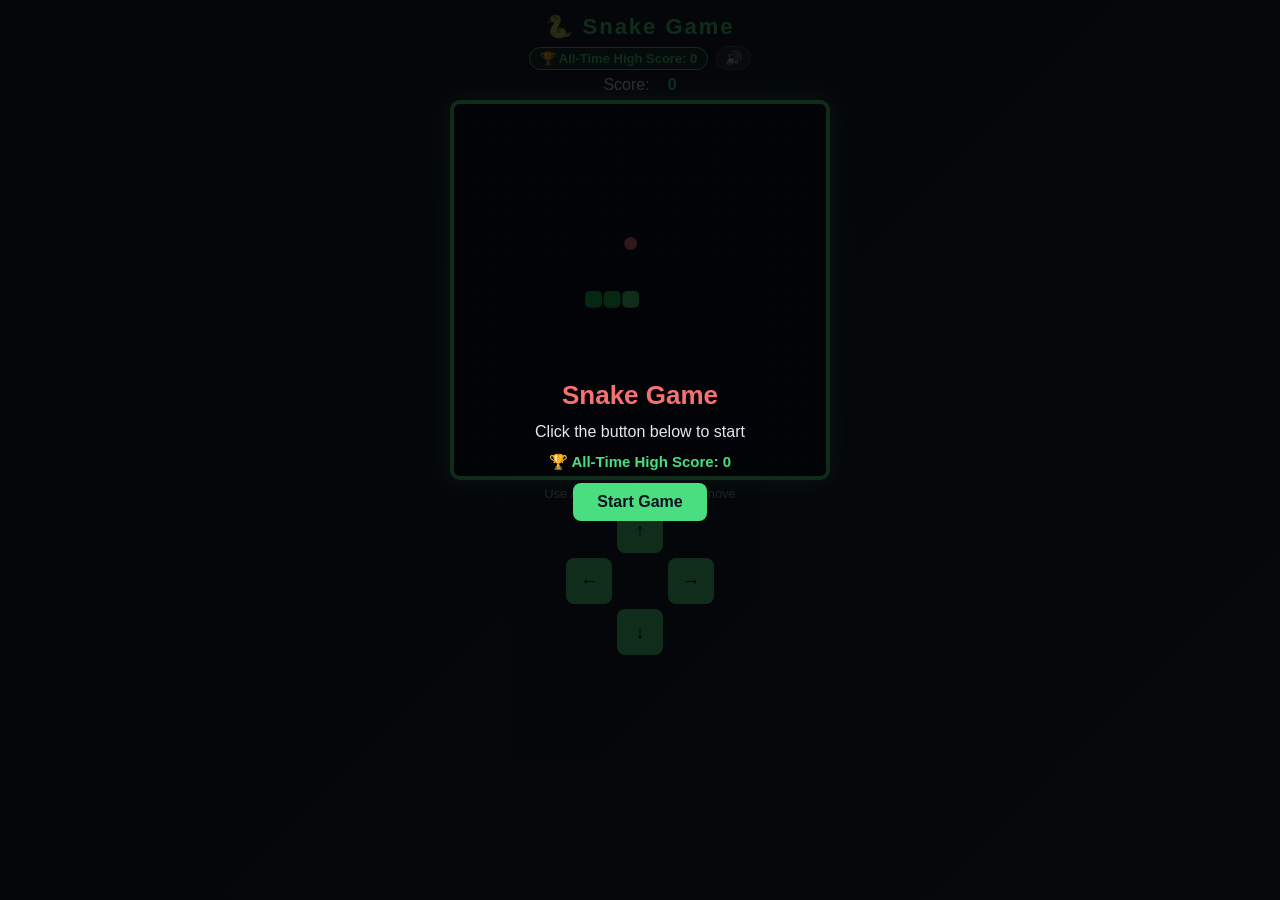
<file: Projects/Gamehub/Snake/index.html>
<!DOCTYPE html>
<html lang="en">
<head>
<meta charset="UTF-8">
<meta name="viewport" content="width=device-width, initial-scale=1.0, maximum-scale=1.0, user-scalable=no">
<title>Snake Game</title>
<style>
  * { margin: 0; padding: 0; box-sizing: border-box; }
  html, body {
    height: 100%;
    overflow: hidden;
  }
  body {
    background: linear-gradient(135deg, #0f172a, #1e293b);
    display: flex;
    flex-direction: column;
    align-items: center;
    justify-content: flex-start;
    font-family: 'Segoe UI', sans-serif;
    color: #e2e8f0;
    padding: 10px;
    gap: 6px;
  }
  h1 {
    font-size: 22px;
    letter-spacing: 2px;
    color: #4ade80;
    margin-top: 4px;
  }
  #scoreBoard {
    font-size: 16px;
    display: flex;
    gap: 18px;
  }
  #scoreBoard span { font-weight: bold; color: #4ade80; }
  #topRow {
    display: flex;
    align-items: center;
    gap: 8px;
  }
  #highScoreBadge {
    font-size: 13px;
    background: rgba(74, 222, 128, 0.12);
    border: 1px solid #4ade80;
    padding: 3px 10px;
    border-radius: 20px;
    color: #4ade80;
    font-weight: bold;
  }
  #muteBtn {
    background: rgba(255,255,255,0.08);
    border: 1px solid #475569;
    color: #e2e8f0;
    padding: 4px 8px;
    border-radius: 20px;
    font-size: 14px;
    line-height: 1;
  }
  #muteBtn:hover { background: rgba(255,255,255,0.15); }
  #gameCanvas {
    background: #0b1120;
    border: 4px solid #4ade80;
    border-radius: 10px;
    box-shadow: 0 0 25px rgba(74, 222, 128, 0.4);
    width: min(380px, 88vw);
    height: min(380px, 88vw);
    touch-action: none;
  }
  #overlay {
    position: fixed;
    inset: 0;
    background: rgba(0,0,0,0.8);
    display: flex;
    flex-direction: column;
    align-items: center;
    justify-content: center;
    gap: 12px;
    text-align: center;
    padding: 20px;
  }
  #overlay.hidden { display: none; }
  #overlay h2 { font-size: 26px; color: #f87171; }
  #overlayHighScore {
    font-size: 15px;
    color: #4ade80;
    font-weight: bold;
  }
  button {
    background: #4ade80;
    border: none;
    padding: 10px 24px;
    font-size: 16px;
    border-radius: 8px;
    cursor: pointer;
    font-weight: bold;
    color: #0b1120;
  }
  button:hover { background: #22c55e; }
  #controls {
    font-size: 13px;
    color: #94a3b8;
    text-align: center;
  }
  #mobileControls {
    display: grid;
    grid-template-columns: 46px 46px 46px;
    grid-template-rows: 46px 46px 46px;
    gap: 5px;
  }
  #mobileControls button {
    padding: 0;
    font-size: 18px;
  }
  .up { grid-column: 2; grid-row: 1; }
  .left { grid-column: 1; grid-row: 2; }
  .right { grid-column: 3; grid-row: 2; }
  .down { grid-column: 2; grid-row: 3; }
</style>
</head>
<body>
  <h1>🐍 Snake Game</h1>
  <div id="topRow">
    <div id="highScoreBadge">🏆 All-Time High Score: <span id="highScoreTop">0</span></div>
    <button id="muteBtn" onclick="toggleMute()">🔊</button>
  </div>
  <div id="scoreBoard">Score: <span id="score">0</span></div>
  <canvas id="gameCanvas" width="400" height="400"></canvas>
  <div id="controls">Use Arrow Keys / WASD to move</div>
  <div id="mobileControls">
    <button class="up" onclick="setDir(0,-1)">↑</button>
    <button class="left" onclick="setDir(-1,0)">←</button>
    <button class="right" onclick="setDir(1,0)">→</button>
    <button class="down" onclick="setDir(0,1)">↓</button>
  </div>

  <div id="overlay">
    <h2 id="overlayTitle">Snake Game</h2>
    <div id="overlayMsg">Click the button below to start</div>
    <div id="overlayHighScore">🏆 All-Time High Score: <span id="highScoreOverlay">0</span></div>
    <button onclick="startGame()">Start Game</button>
  </div>

<script>
const canvas = document.getElementById('gameCanvas');
const ctx = canvas.getContext('2d');
const box = 20;
const gridSize = canvas.width / box;

// Fallback for browsers without roundRect support
if (!ctx.roundRect) {
  CanvasRenderingContext2D.prototype.roundRect = function(x, y, w, h, r) {
    this.beginPath();
    this.moveTo(x + r, y);
    this.arcTo(x + w, y, x + w, y + h, r);
    this.arcTo(x + w, y + h, x, y + h, r);
    this.arcTo(x, y + h, x, y, r);
    this.arcTo(x, y, x + w, y, r);
    this.closePath();
    return this;
  };
}

// ---- Sound Engine (Web Audio API, no external files needed) ----
let audioCtx = null;
let audioUnlocked = false;
let muted = false;
try { muted = localStorage.getItem('snakeMuted') === 'true'; } catch(e) {}

function ensureAudioCtx() {
  if (!audioCtx) {
    try {
      const AC = window.AudioContext || window.webkitAudioContext;
      audioCtx = new AC();
    } catch (e) {
      console.warn('Web Audio not supported', e);
      return null;
    }
  }
  return audioCtx;
}

// Unlock audio on the very first user interaction anywhere on the page.
// Mobile browsers block audio until a real touch/click gesture happens.
function unlockAudio() {
  if (audioUnlocked) return;
  const ctxA = ensureAudioCtx();
  if (!ctxA) return;
  if (ctxA.state === 'suspended') {
    ctxA.resume();
  }
  // Play a silent buffer once — this is what actually "unlocks" audio on iOS/Android webviews
  const buffer = ctxA.createBuffer(1, 1, 22050);
  const src = ctxA.createBufferSource();
  src.buffer = buffer;
  src.connect(ctxA.destination);
  src.start(0);
  audioUnlocked = true;
  startBackgroundMusic();
}
['touchstart', 'touchend', 'mousedown', 'click', 'keydown'].forEach(evt => {
  document.addEventListener(evt, unlockAudio, { once: false, passive: true });
});

function beep(freq, duration, type, volume, delay) {
  if (muted) return;
  const ctxA = ensureAudioCtx();
  if (!ctxA) return;
  if (ctxA.state === 'suspended') ctxA.resume();
  const osc = ctxA.createOscillator();
  const gain = ctxA.createGain();
  osc.type = type || 'square';
  osc.frequency.value = freq;
  const startTime = ctxA.currentTime + (delay || 0);
  gain.gain.setValueAtTime(volume || 0.15, startTime);
  gain.gain.exponentialRampToValueAtTime(0.001, startTime + duration);
  osc.connect(gain);
  gain.connect(ctxA.destination);
  osc.start(startTime);
  osc.stop(startTime + duration);
}

function playEatSound() {
  beep(600, 0.08, 'square', 0.18, 0);
  beep(900, 0.1, 'square', 0.18, 0.06);
}

function playGameOverSound() {
  beep(300, 0.15, 'sawtooth', 0.2, 0);
  beep(220, 0.15, 'sawtooth', 0.2, 0.15);
  beep(140, 0.35, 'sawtooth', 0.2, 0.3);
}

function playStartSound() {
  beep(440, 0.08, 'square', 0.14, 0);
  beep(660, 0.1, 'square', 0.14, 0.08);
}

function toggleMute() {
  muted = !muted;
  try { localStorage.setItem('snakeMuted', muted); } catch(e) {}
  updateMuteBtn();
  if (!muted) {
    unlockAudio();
  } else {
    stopBackgroundMusic();
  }
}

function updateMuteBtn() {
  document.getElementById('muteBtn').textContent = muted ? '🔇' : '🔊';
}
updateMuteBtn();

// ---- Background music: a simple looping chiptune-style melody with bass ----
const bgMelody = [330, 392, 440, 392, 330, 262, 294, 330, 392, 440, 494, 440, 392, 330, 294, 262];
const bgBass   = [165, 165, 220, 220, 165, 131, 147, 147, 196, 196, 247, 247, 196, 165, 147, 131];
let bgIndex = 0;
let bgTimer = null;
const bgNoteLength = 260; // ms per note

function playBgNote() {
  if (muted) return;
  const ctxA = ensureAudioCtx();
  if (!ctxA) return;
  const i = bgIndex % bgMelody.length;
  const startTime = ctxA.currentTime;
  const dur = bgNoteLength / 1000;

  // melody voice
  const osc = ctxA.createOscillator();
  const gain = ctxA.createGain();
  osc.type = 'triangle';
  osc.frequency.value = bgMelody[i];
  gain.gain.setValueAtTime(0.045, startTime);
  gain.gain.exponentialRampToValueAtTime(0.001, startTime + dur);
  osc.connect(gain);
  gain.connect(ctxA.destination);
  osc.start(startTime);
  osc.stop(startTime + dur);

  // bass voice
  const osc2 = ctxA.createOscillator();
  const gain2 = ctxA.createGain();
  osc2.type = 'sine';
  osc2.frequency.value = bgBass[i];
  gain2.gain.setValueAtTime(0.035, startTime);
  gain2.gain.exponentialRampToValueAtTime(0.001, startTime + dur);
  osc2.connect(gain2);
  gain2.connect(ctxA.destination);
  osc2.start(startTime);
  osc2.stop(startTime + dur);

  bgIndex++;
}

function startBackgroundMusic() {
  if (bgTimer || muted) return;
  bgIndex = 0;
  playBgNote();
  bgTimer = setInterval(playBgNote, bgNoteLength);
}

function stopBackgroundMusic() {
  if (bgTimer) {
    clearInterval(bgTimer);
    bgTimer = null;
  }
}
// ------------------------------------------------------------

let snake, direction, nextDirection, food, score, highScore, gameLoop, speed;

highScore = 0;
try { highScore = parseInt(localStorage.getItem('snakeHighScore')) || 0; } catch(e) {}
document.getElementById('highScoreTop').textContent = highScore;
document.getElementById('highScoreOverlay').textContent = highScore;

function updateHighScoreDisplay() {
  document.getElementById('highScoreTop').textContent = highScore;
  document.getElementById('highScoreOverlay').textContent = highScore;
}

function randomFood() {
  let pos;
  do {
    pos = {
      x: Math.floor(Math.random() * gridSize),
      y: Math.floor(Math.random() * gridSize)
    };
  } while (snake.some(s => s.x === pos.x && s.y === pos.y));
  return pos;
}

function resetGame() {
  snake = [{x: 9, y: 10}, {x: 8, y: 10}, {x: 7, y: 10}];
  direction = {x: 1, y: 0};
  nextDirection = {x: 1, y: 0};
  food = randomFood();
  score = 0;
  speed = 130;
  document.getElementById('score').textContent = score;
}

function startGame() {
  unlockAudio();
  playStartSound();
  startBackgroundMusic();
  document.getElementById('overlay').classList.add('hidden');
  resetGame();
  if (gameLoop) clearInterval(gameLoop);
  gameLoop = setInterval(tick, speed);
  draw();
}

function endGame() {
  clearInterval(gameLoop);
  stopBackgroundMusic();
  playGameOverSound();
  if (score > highScore) {
    highScore = score;
    try { localStorage.setItem('snakeHighScore', highScore); } catch(e) {}
  }
  updateHighScoreDisplay();
  document.getElementById('overlayTitle').textContent = 'Game Over!';
  document.getElementById('overlayMsg').textContent = 'Your Score: ' + score;
  document.getElementById('overlay').classList.remove('hidden');
}

function setDir(x, y) {
  if (direction.x === -x && direction.y === -y) return; // prevent reverse
  if (direction.x === x && direction.y === y) return;
  nextDirection = {x, y};
}

document.addEventListener('keydown', e => {
  switch(e.key) {
    case 'ArrowUp': case 'w': case 'W': setDir(0, -1); break;
    case 'ArrowDown': case 's': case 'S': setDir(0, 1); break;
    case 'ArrowLeft': case 'a': case 'A': setDir(-1, 0); break;
    case 'ArrowRight': case 'd': case 'D': setDir(1, 0); break;
  }
});

function tick() {
  direction = nextDirection;
  const head = {x: snake[0].x + direction.x, y: snake[0].y + direction.y};

  // wall collision
  if (head.x < 0 || head.x >= gridSize || head.y < 0 || head.y >= gridSize) {
    endGame();
    return;
  }
  // self collision
  if (snake.some(s => s.x === head.x && s.y === head.y)) {
    endGame();
    return;
  }

  snake.unshift(head);

  if (head.x === food.x && head.y === food.y) {
    score += 10;
    document.getElementById('score').textContent = score;
    food = randomFood();
    playEatSound();
    // speed up slightly
    if (speed > 60) {
      speed -= 3;
      clearInterval(gameLoop);
      gameLoop = setInterval(tick, speed);
    }
  } else {
    snake.pop();
  }

  draw();
}

function draw() {
  ctx.fillStyle = '#0b1120';
  ctx.fillRect(0, 0, canvas.width, canvas.height);

  // grid subtle lines
  ctx.strokeStyle = 'rgba(255,255,255,0.03)';
  for (let i = 0; i <= gridSize; i++) {
    ctx.beginPath();
    ctx.moveTo(i * box, 0);
    ctx.lineTo(i * box, canvas.height);
    ctx.stroke();
    ctx.beginPath();
    ctx.moveTo(0, i * box);
    ctx.lineTo(canvas.width, i * box);
    ctx.stroke();
  }

  // food
  ctx.fillStyle = '#f87171';
  ctx.beginPath();
  ctx.arc(food.x * box + box/2, food.y * box + box/2, box/2 - 3, 0, Math.PI * 2);
  ctx.fill();

  // snake
  snake.forEach((s, i) => {
    ctx.fillStyle = i === 0 ? '#4ade80' : '#22c55e';
    ctx.beginPath();
    ctx.roundRect(s.x * box + 1, s.y * box + 1, box - 2, box - 2, 5);
    ctx.fill();
  });
}

// Draw initial static preview behind the start overlay
resetGame();
draw();
</script>
</body>
</html>
</file>
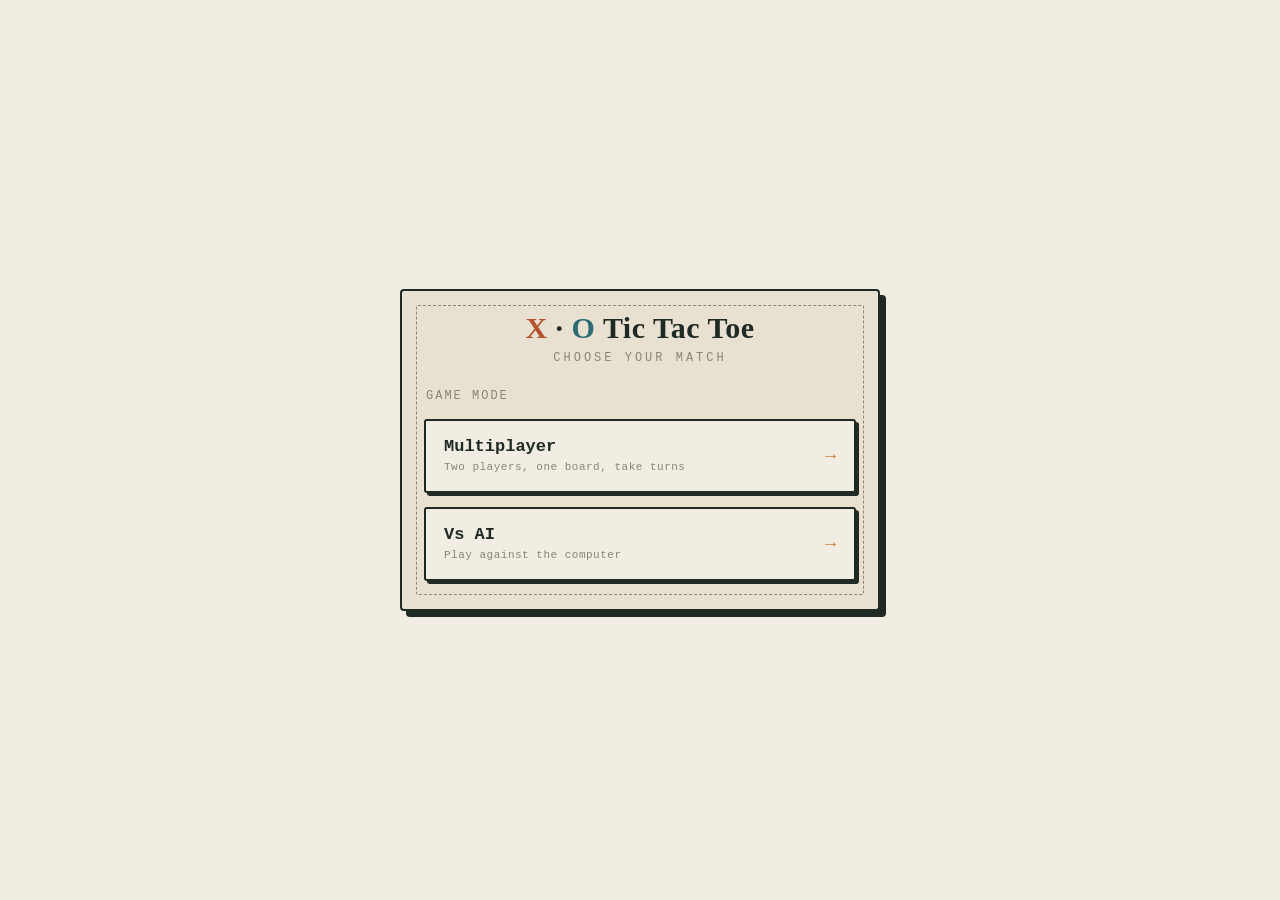
<file: Projects/Gamehub/Tic-Tac-Toe/index.html>
<!DOCTYPE html>
<html lang="en">
<head>
<meta charset="UTF-8" />
<meta name="viewport" content="width=device-width, initial-scale=1.0" />
<title>Tic Tac Toe</title>
<style>
  :root {
    --ink: #1f2a24;
    --paper: #f1ede2;
    --grid: #2c3a32;
    --x-color: #b3522e;
    --o-color: #2e6b73;
    --accent: #c97b3d;
    --muted: #8a8576;
    --panel: #e8e1d1;
    --win-line: #c97b3d;
  }

  * {
    box-sizing: border-box;
  }

  html, body {
    margin: 0;
    padding: 0;
    background: var(--paper);
    color: var(--ink);
    font-family: 'Courier New', ui-monospace, Menlo, Consolas, monospace;
    min-height: 100vh;
    overflow-x: hidden;
  }

  body {
    display: flex;
    align-items: center;
    justify-content: center;
    padding: 24px;
    min-height: 100vh;
  }

  .table-surface {
    position: relative;
    width: 100%;
    max-width: 480px;
  }

  .scorepad {
    border: 2px solid var(--ink);
    border-radius: 4px;
    background: var(--panel);
    padding: 20px 22px 26px;
    position: relative;
    box-shadow: 6px 6px 0 var(--ink);
  }

  .scorepad::before {
    content: "";
    position: absolute;
    top: 14px;
    left: 14px;
    right: 14px;
    bottom: 14px;
    border: 1px dashed var(--muted);
    pointer-events: none;
    border-radius: 2px;
  }

  header {
    text-align: center;
    margin-bottom: 18px;
  }

  .title {
    font-family: Georgia, 'Times New Roman', serif;
    font-weight: 700;
    font-size: 30px;
    letter-spacing: 0.5px;
    margin: 0;
    position: relative;
    display: inline-block;
  }

  .title .x-mark { color: var(--x-color); }
  .title .o-mark { color: var(--o-color); }

  .subtitle {
    margin: 6px 0 0;
    font-size: 12px;
    letter-spacing: 3px;
    text-transform: uppercase;
    color: var(--muted);
  }

  .screen {
    display: none;
  }
  .screen.active {
    display: block;
  }

  /* ---------- Menu screens ---------- */
  .menu-stack {
    display: flex;
    flex-direction: column;
    gap: 14px;
    padding: 6px 0 2px;
  }

  .menu-label {
    font-size: 12px;
    letter-spacing: 2px;
    text-transform: uppercase;
    color: var(--muted);
    margin: 0 0 2px 2px;
  }

  .choice-btn {
    font-family: inherit;
    font-size: 17px;
    padding: 16px 18px;
    border: 2px solid var(--ink);
    border-radius: 3px;
    background: var(--paper);
    color: var(--ink);
    cursor: pointer;
    text-align: left;
    position: relative;
    transition: transform 0.08s ease, box-shadow 0.08s ease, background 0.15s ease;
    box-shadow: 3px 3px 0 var(--ink);
    display: flex;
    align-items: center;
    justify-content: space-between;
    gap: 10px;
  }

  .choice-btn:hover {
    background: #fff;
  }

  .choice-btn:active {
    transform: translate(3px, 3px);
    box-shadow: 0 0 0 var(--ink);
  }

  .choice-btn .label {
    font-weight: 700;
  }

  .choice-btn .desc {
    font-size: 11px;
    color: var(--muted);
    font-weight: 400;
    letter-spacing: 0.5px;
  }

  .choice-btn .arrow {
    font-size: 18px;
    color: var(--accent);
    flex-shrink: 0;
  }

  .back-row {
    margin-top: 16px;
    display: flex;
    justify-content: center;
  }

  .back-btn {
    font-family: inherit;
    background: none;
    border: none;
    color: var(--muted);
    font-size: 13px;
    letter-spacing: 1px;
    text-transform: uppercase;
    cursor: pointer;
    padding: 6px 10px;
    text-decoration: underline;
  }
  .back-btn:hover {
    color: var(--ink);
  }

  /* ---------- Game screen ---------- */
  .status-bar {
    display: flex;
    align-items: center;
    justify-content: space-between;
    margin-bottom: 14px;
    font-size: 12px;
    letter-spacing: 1px;
    color: var(--muted);
    text-transform: uppercase;
  }

  .status-bar .mode-tag {
    border: 1px solid var(--muted);
    border-radius: 20px;
    padding: 3px 10px;
  }

  .turn-banner {
    text-align: center;
    font-size: 16px;
    font-weight: 700;
    min-height: 26px;
    margin-bottom: 14px;
    letter-spacing: 0.5px;
  }

  .turn-banner .who-x { color: var(--x-color); }
  .turn-banner .who-o { color: var(--o-color); }

  .board {
    display: grid;
    grid-template-columns: repeat(3, 1fr);
    grid-template-rows: repeat(3, 1fr);
    gap: 0;
    width: 100%;
    aspect-ratio: 1 / 1;
    background: var(--grid);
    border: 3px solid var(--grid);
    border-radius: 4px;
    position: relative;
    overflow: hidden;
  }

  .cell {
    background: var(--paper);
    border: none;
    outline: 2px solid var(--grid);
    outline-offset: -1px;
    display: flex;
    align-items: center;
    justify-content: center;
    cursor: pointer;
    position: relative;
    font-size: 0;
  }

  .cell:disabled {
    cursor: default;
  }

  .cell svg {
    width: 56%;
    height: 56%;
    overflow: visible;
  }

  .cell .x-path, .cell .o-path {
    fill: none;
    stroke-linecap: round;
    stroke-width: 9;
  }

  .cell .x-path {
    stroke: var(--x-color);
    stroke-dasharray: 130;
    stroke-dashoffset: 130;
    animation: drawline 0.22s ease forwards;
  }
  .cell .x-path.second {
    animation-delay: 0.12s;
  }

  .cell .o-path {
    stroke: var(--o-color);
    stroke-dasharray: 230;
    stroke-dashoffset: 230;
    animation: drawline 0.28s ease forwards;
  }

  @keyframes drawline {
    to { stroke-dashoffset: 0; }
  }

  .cell.win-cell {
    background: #ddeee0;
  }

  .cell:not(:disabled):hover {
    background: #e9e4d6;
  }

  .controls-row {
    display: flex;
    gap: 10px;
    margin-top: 18px;
  }

  .control-btn {
    flex: 1;
    font-family: inherit;
    font-size: 13px;
    letter-spacing: 1px;
    text-transform: uppercase;
    padding: 12px 10px;
    border: 2px solid var(--ink);
    border-radius: 3px;
    background: var(--paper);
    cursor: pointer;
    box-shadow: 2px 2px 0 var(--ink);
    transition: transform 0.08s ease, box-shadow 0.08s ease;
  }
  .control-btn:hover {
    background: #fff;
  }
  .control-btn:active {
    transform: translate(2px, 2px);
    box-shadow: 0 0 0 var(--ink);
  }
  .control-btn.primary {
    background: var(--accent);
    color: #fff3e8;
    border-color: var(--ink);
  }

  .score-strip {
    display: flex;
    justify-content: space-between;
    margin-top: 16px;
    padding-top: 14px;
    border-top: 1px dashed var(--muted);
    font-size: 12px;
    letter-spacing: 0.5px;
  }

  .score-strip .score-item {
    text-align: center;
    flex: 1;
  }

  .score-strip .score-item .num {
    display: block;
    font-size: 20px;
    font-weight: 700;
    font-family: Georgia, serif;
  }

  .score-strip .score-item.x-score .num { color: var(--x-color); }
  .score-strip .score-item.o-score .num { color: var(--o-color); }
  .score-strip .score-item.draw-score .num { color: var(--muted); }

  .result-overlay {
    position: absolute;
    inset: 0;
    background: rgba(241, 237, 226, 0.96);
    display: flex;
    align-items: center;
    justify-content: center;
    border-radius: 4px;
    opacity: 0;
    pointer-events: none;
    transition: opacity 0.25s ease;
    flex-direction: column;
    gap: 16px;
    text-align: center;
    padding: 20px;
  }
  .result-overlay.show {
    opacity: 1;
    pointer-events: auto;
  }
  .result-overlay .result-text {
    font-family: Georgia, serif;
    font-size: 26px;
    font-weight: 700;
  }
  .board-wrap {
    position: relative;
  }

  @media (max-width: 380px) {
    .title { font-size: 25px; }
    .choice-btn { font-size: 15px; padding: 14px; }
  }
</style>
</head>
<body>

<div class="table-surface">
  <div class="scorepad">
    <header>
      <h1 class="title"><span class="x-mark">X</span>&nbsp;&middot;&nbsp;<span class="o-mark">O</span> Tic Tac Toe</h1>
      <p class="subtitle" id="subtitle">choose your match</p>
    </header>

    <!-- SCREEN 1: Multiplayer or AI -->
    <div class="screen active" id="screen-mode">
      <div class="menu-stack">
        <p class="menu-label">Game Mode</p>
        <button class="choice-btn" data-mode="pvp">
          <span>
            <span class="label">Multiplayer</span><br/>
            <span class="desc">Two players, one board, take turns</span>
          </span>
          <span class="arrow">&rarr;</span>
        </button>
        <button class="choice-btn" data-mode="ai">
          <span>
            <span class="label">Vs AI</span><br/>
            <span class="desc">Play against the computer</span>
          </span>
          <span class="arrow">&rarr;</span>
        </button>
      </div>
    </div>

    <!-- SCREEN 2: Difficulty -->
    <div class="screen" id="screen-difficulty">
      <div class="menu-stack">
        <p class="menu-label">Difficulty</p>
        <button class="choice-btn" data-difficulty="easy">
          <span>
            <span class="label">Easy</span><br/>
            <span class="desc">AI moves at random — great for beginners</span>
          </span>
          <span class="arrow">&rarr;</span>
        </button>
        <button class="choice-btn" data-difficulty="normal">
          <span>
            <span class="label">Normal</span><br/>
            <span class="desc">AI plays well but it can be beaten</span>
          </span>
          <span class="arrow">&rarr;</span>
        </button>
        <button class="choice-btn" data-difficulty="hard">
          <span>
            <span class="label">Hard</span><br/>
            <span class="desc">Unbeatable — the best you can do is draw</span>
          </span>
          <span class="arrow">&rarr;</span>
        </button>
      </div>
      <div class="back-row">
        <button class="back-btn" id="back-to-mode">&larr; back to mode select</button>
      </div>
    </div>

    <!-- SCREEN 3: Game board -->
    <div class="screen" id="screen-game">
      <div class="status-bar">
        <span id="mode-display">Multiplayer</span>
        <span class="mode-tag" id="difficulty-tag" style="display:none;">Hard</span>
      </div>
      <div class="turn-banner" id="turn-banner">&nbsp;</div>

      <div class="board-wrap">
        <div class="board" id="board"></div>
        <div class="result-overlay" id="result-overlay">
          <div class="result-text" id="result-text"></div>
          <button class="control-btn primary" id="play-again-btn" style="max-width: 160px;">Play Again</button>
        </div>
      </div>

      <div class="score-strip">
        <div class="score-item x-score">
          <span class="num" id="score-x">0</span>
          <span id="score-x-label">Player X</span>
        </div>
        <div class="score-item draw-score">
          <span class="num" id="score-draw">0</span>
          <span>Draws</span>
        </div>
        <div class="score-item o-score">
          <span class="num" id="score-o">0</span>
          <span id="score-o-label">Player O</span>
        </div>
      </div>

      <div class="controls-row">
        <button class="control-btn" id="restart-btn">Restart Round</button>
        <button class="control-btn" id="change-mode-btn">Change Mode</button>
      </div>
    </div>

  </div>
</div>

<script>
(function () {
  "use strict";

  // ---------- State ----------
  var board = Array(9).fill(null);
  var currentPlayer = "X";
  var gameMode = null;        // "pvp" | "ai"
  var difficulty = null;      // "easy" | "normal" | "hard"
  var humanSymbol = "X";
  var aiSymbol = "O";
  var gameActive = false;
  var scores = { X: 0, O: 0, draw: 0 };

  var WIN_LINES = [
    [0,1,2],[3,4,5],[6,7,8],
    [0,3,6],[1,4,7],[2,5,8],
    [0,4,8],[2,4,6]
  ];

  // ---------- DOM refs ----------
  var screenMode = document.getElementById("screen-mode");
  var screenDifficulty = document.getElementById("screen-difficulty");
  var screenGame = document.getElementById("screen-game");
  var subtitle = document.getElementById("subtitle");

  var boardEl = document.getElementById("board");
  var turnBanner = document.getElementById("turn-banner");
  var modeDisplay = document.getElementById("mode-display");
  var difficultyTag = document.getElementById("difficulty-tag");
  var resultOverlay = document.getElementById("result-overlay");
  var resultText = document.getElementById("result-text");

  var scoreXEl = document.getElementById("score-x");
  var scoreOEl = document.getElementById("score-o");
  var scoreDrawEl = document.getElementById("score-draw");
  var scoreXLabel = document.getElementById("score-x-label");
  var scoreOLabel = document.getElementById("score-o-label");

  var cellEls = [];

  // ---------- Screen navigation ----------
  function showScreen(name) {
    [screenMode, screenDifficulty, screenGame].forEach(function (s) {
      s.classList.remove("active");
    });
    if (name === "mode") {
      screenMode.classList.add("active");
      subtitle.textContent = "choose your match";
    } else if (name === "difficulty") {
      screenDifficulty.classList.add("active");
      subtitle.textContent = "set the challenge";
    } else if (name === "game") {
      screenGame.classList.add("active");
      subtitle.textContent = gameMode === "ai" ? "you vs the machine" : "pass and play";
    }
  }

  document.querySelectorAll("[data-mode]").forEach(function (btn) {
    btn.addEventListener("click", function () {
      gameMode = btn.getAttribute("data-mode");
      if (gameMode === "ai") {
        showScreen("difficulty");
      } else {
        startGame();
      }
    });
  });

  document.querySelectorAll("[data-difficulty]").forEach(function (btn) {
    btn.addEventListener("click", function () {
      difficulty = btn.getAttribute("data-difficulty");
      startGame();
    });
  });

  document.getElementById("back-to-mode").addEventListener("click", function () {
    showScreen("mode");
  });

  document.getElementById("change-mode-btn").addEventListener("click", function () {
    gameMode = null;
    difficulty = null;
    scores = { X: 0, O: 0, draw: 0 };
    updateScoreDisplay();
    showScreen("mode");
  });

  document.getElementById("restart-btn").addEventListener("click", function () {
    resetBoard();
  });

  document.getElementById("play-again-btn").addEventListener("click", function () {
    resetBoard();
  });

  // ---------- Board build ----------
  function buildBoard() {
    boardEl.innerHTML = "";
    cellEls = [];
    for (var i = 0; i < 9; i++) {
      var cell = document.createElement("button");
      cell.className = "cell";
      cell.setAttribute("data-index", i);
      cell.setAttribute("aria-label", "Cell " + (i + 1));
      cell.addEventListener("click", onCellClick);
      boardEl.appendChild(cell);
      cellEls.push(cell);
    }
  }

  function renderMark(cell, symbol) {
    if (symbol === "X") {
      cell.innerHTML =
        '<svg viewBox="0 0 100 100">' +
        '<path class="x-path" d="M20,20 L80,80"></path>' +
        '<path class="x-path second" d="M80,20 L20,80"></path>' +
        '</svg>';
    } else if (symbol === "O") {
      cell.innerHTML =
        '<svg viewBox="0 0 100 100">' +
        '<circle class="o-path" cx="50" cy="50" r="32"></circle>' +
        '</svg>';
    }
  }

  // ---------- Game flow ----------
  function startGame() {
    board = Array(9).fill(null);
    currentPlayer = "X";
    humanSymbol = "X";
    aiSymbol = "O";
    gameActive = true;
    scores = { X: 0, O: 0, draw: 0 };

    if (gameMode === "ai") {
      modeDisplay.textContent = "Vs AI";
      difficultyTag.style.display = "inline-block";
      difficultyTag.textContent = difficulty.charAt(0).toUpperCase() + difficulty.slice(1);
      scoreXLabel.textContent = "You";
      scoreOLabel.textContent = "AI";
    } else {
      modeDisplay.textContent = "Multiplayer";
      difficultyTag.style.display = "none";
      scoreXLabel.textContent = "Player X";
      scoreOLabel.textContent = "Player O";
    }

    updateScoreDisplay();
    buildBoard();
    showScreen("game");
    updateTurnBanner();
  }

  function resetBoard() {
    board = Array(9).fill(null);
    currentPlayer = "X";
    gameActive = true;
    buildBoard();
    hideResultOverlay();
    updateTurnBanner();
  }

  function updateScoreDisplay() {
    scoreXEl.textContent = scores.X;
    scoreOEl.textContent = scores.O;
    scoreDrawEl.textContent = scores.draw;
  }

  function updateTurnBanner() {
    if (!gameActive) return;
    var label;
    if (gameMode === "ai") {
      label = currentPlayer === humanSymbol ? "Your turn" : "AI is thinking...";
    } else {
      label = "Player " + currentPlayer + "'s turn";
    }
    var cls = currentPlayer === "X" ? "who-x" : "who-o";
    turnBanner.innerHTML = '<span class="' + cls + '">' + label + "</span>";
  }

  function onCellClick(e) {
    if (!gameActive) return;
    var idx = parseInt(e.currentTarget.getAttribute("data-index"), 10);
    if (board[idx] !== null) return;

    // In AI mode, block clicks when it isn't the human's turn
    if (gameMode === "ai" && currentPlayer !== humanSymbol) return;

    makeMove(idx, currentPlayer);

    var result = checkResult(board);
    if (result) {
      finishGame(result);
      return;
    }

    currentPlayer = currentPlayer === "X" ? "O" : "X";
    updateTurnBanner();

    if (gameMode === "ai" && currentPlayer === aiSymbol && gameActive) {
      window.setTimeout(aiMove, 380);
    }
  }

  function makeMove(idx, symbol) {
    board[idx] = symbol;
    renderMark(cellEls[idx], symbol);
    cellEls[idx].disabled = true;
  }

  function finishGame(result) {
    gameActive = false;
    cellEls.forEach(function (c) { c.disabled = true; });

    if (result.winner) {
      scores[result.winner]++;
      highlightWin(result.line);
      var winnerLabel;
      if (gameMode === "ai") {
        winnerLabel = result.winner === humanSymbol ? "You win!" : "AI wins!";
      } else {
        winnerLabel = "Player " + result.winner + " wins!";
      }
      showResultOverlay(winnerLabel, result.winner);
    } else {
      scores.draw++;
      showResultOverlay("It's a draw", null);
    }
    updateScoreDisplay();
    turnBanner.innerHTML = "&nbsp;";
  }

  function showResultOverlay(text, winner) {
    resultText.textContent = text;
    resultText.style.color = winner === "X" ? "var(--x-color)" : winner === "O" ? "var(--o-color)" : "var(--ink)";
    resultOverlay.classList.add("show");
  }

  function hideResultOverlay() {
    resultOverlay.classList.remove("show");
  }

  function highlightWin(line) {
    line.forEach(function (i) {
      cellEls[i].classList.add("win-cell");
    });
  }

  // ---------- Win checking ----------
  function checkResult(b) {
    for (var i = 0; i < WIN_LINES.length; i++) {
      var line = WIN_LINES[i];
      var a = b[line[0]], c = b[line[1]], d = b[line[2]];
      if (a && a === c && a === d) {
        return { winner: a, line: line };
      }
    }
    if (b.every(function (v) { return v !== null; })) {
      return { winner: null, line: null }; // draw
    }
    return null;
  }

  function getEmptyIndices(b) {
    var out = [];
    for (var i = 0; i < 9; i++) if (b[i] === null) out.push(i);
    return out;
  }

  // ---------- AI logic ----------
  function aiMove() {
    if (!gameActive) return;
    var idx;
    if (difficulty === "easy") {
      idx = easyMove(board);
    } else if (difficulty === "normal") {
      idx = normalMove(board);
    } else {
      idx = hardMove(board);
    }

    makeMove(idx, aiSymbol);

    var result = checkResult(board);
    if (result) {
      finishGame(result);
      return;
    }

    currentPlayer = humanSymbol;
    updateTurnBanner();
  }

  // Easy: fully random
  function easyMove(b) {
    var empties = getEmptyIndices(b);
    return empties[Math.floor(Math.random() * empties.length)];
  }

  // Normal: decent but beatable.
  // Takes winning move or blocks opponent most of the time,
  // but occasionally (and on early moves) plays a weaker, more random move
  // so a human can find a path to victory.
  function normalMove(b) {
    var empties = getEmptyIndices(b);

    // Small chance of just playing randomly, to keep it beatable.
    var randomChance = 0.35;
    if (Math.random() < randomChance) {
      return empties[Math.floor(Math.random() * empties.length)];
    }

    // Try to win
    var winMove = findWinningMove(b, aiSymbol);
    if (winMove !== null) return winMove;

    // Try to block (but not always — sometimes miss it, handled by randomChance above)
    var blockMove = findWinningMove(b, humanSymbol);
    if (blockMove !== null) return blockMove;

    // Prefer center, then corners, then edges
    var preferenceOrder = [4, 0, 2, 6, 8, 1, 3, 5, 7];
    for (var i = 0; i < preferenceOrder.length; i++) {
      if (b[preferenceOrder[i]] === null) return preferenceOrder[i];
    }
    return empties[0];
  }

  function findWinningMove(b, symbol) {
    var empties = getEmptyIndices(b);
    for (var i = 0; i < empties.length; i++) {
      var idx = empties[i];
      var copy = b.slice();
      copy[idx] = symbol;
      var res = checkResult(copy);
      if (res && res.winner === symbol) return idx;
    }
    return null;
  }

  // Hard: perfect minimax. Unbeatable — best possible human outcome is a draw.
  function hardMove(b) {
    var bestScore = -Infinity;
    var bestMove = null;
    var empties = getEmptyIndices(b);

    // Slight preference for center on an empty board for natural play.
    if (empties.length === 9) return 4;

    for (var i = 0; i < empties.length; i++) {
      var idx = empties[i];
      var copy = b.slice();
      copy[idx] = aiSymbol;
      var score = minimax(copy, 0, false);
      if (score > bestScore) {
        bestScore = score;
        bestMove = idx;
      }
    }
    return bestMove;
  }

  function minimax(b, depth, isMaximizing) {
    var result = checkResult(b);
    if (result) {
      if (result.winner === aiSymbol) return 10 - depth;
      if (result.winner === humanSymbol) return depth - 10;
      return 0; // draw
    }

    var empties = getEmptyIndices(b);

    if (isMaximizing) {
      var best = -Infinity;
      for (var i = 0; i < empties.length; i++) {
        var copy = b.slice();
        copy[empties[i]] = aiSymbol;
        best = Math.max(best, minimax(copy, depth + 1, false));
      }
      return best;
    } else {
      var worst = Infinity;
      for (var j = 0; j < empties.length; j++) {
        var copy2 = b.slice();
        copy2[empties[j]] = humanSymbol;
        worst = Math.min(worst, minimax(copy2, depth + 1, true));
      }
      return worst;
    }
  }

  // ---------- Init ----------
  showScreen("mode");
})();
</script>

</body>
</html>
</file>
